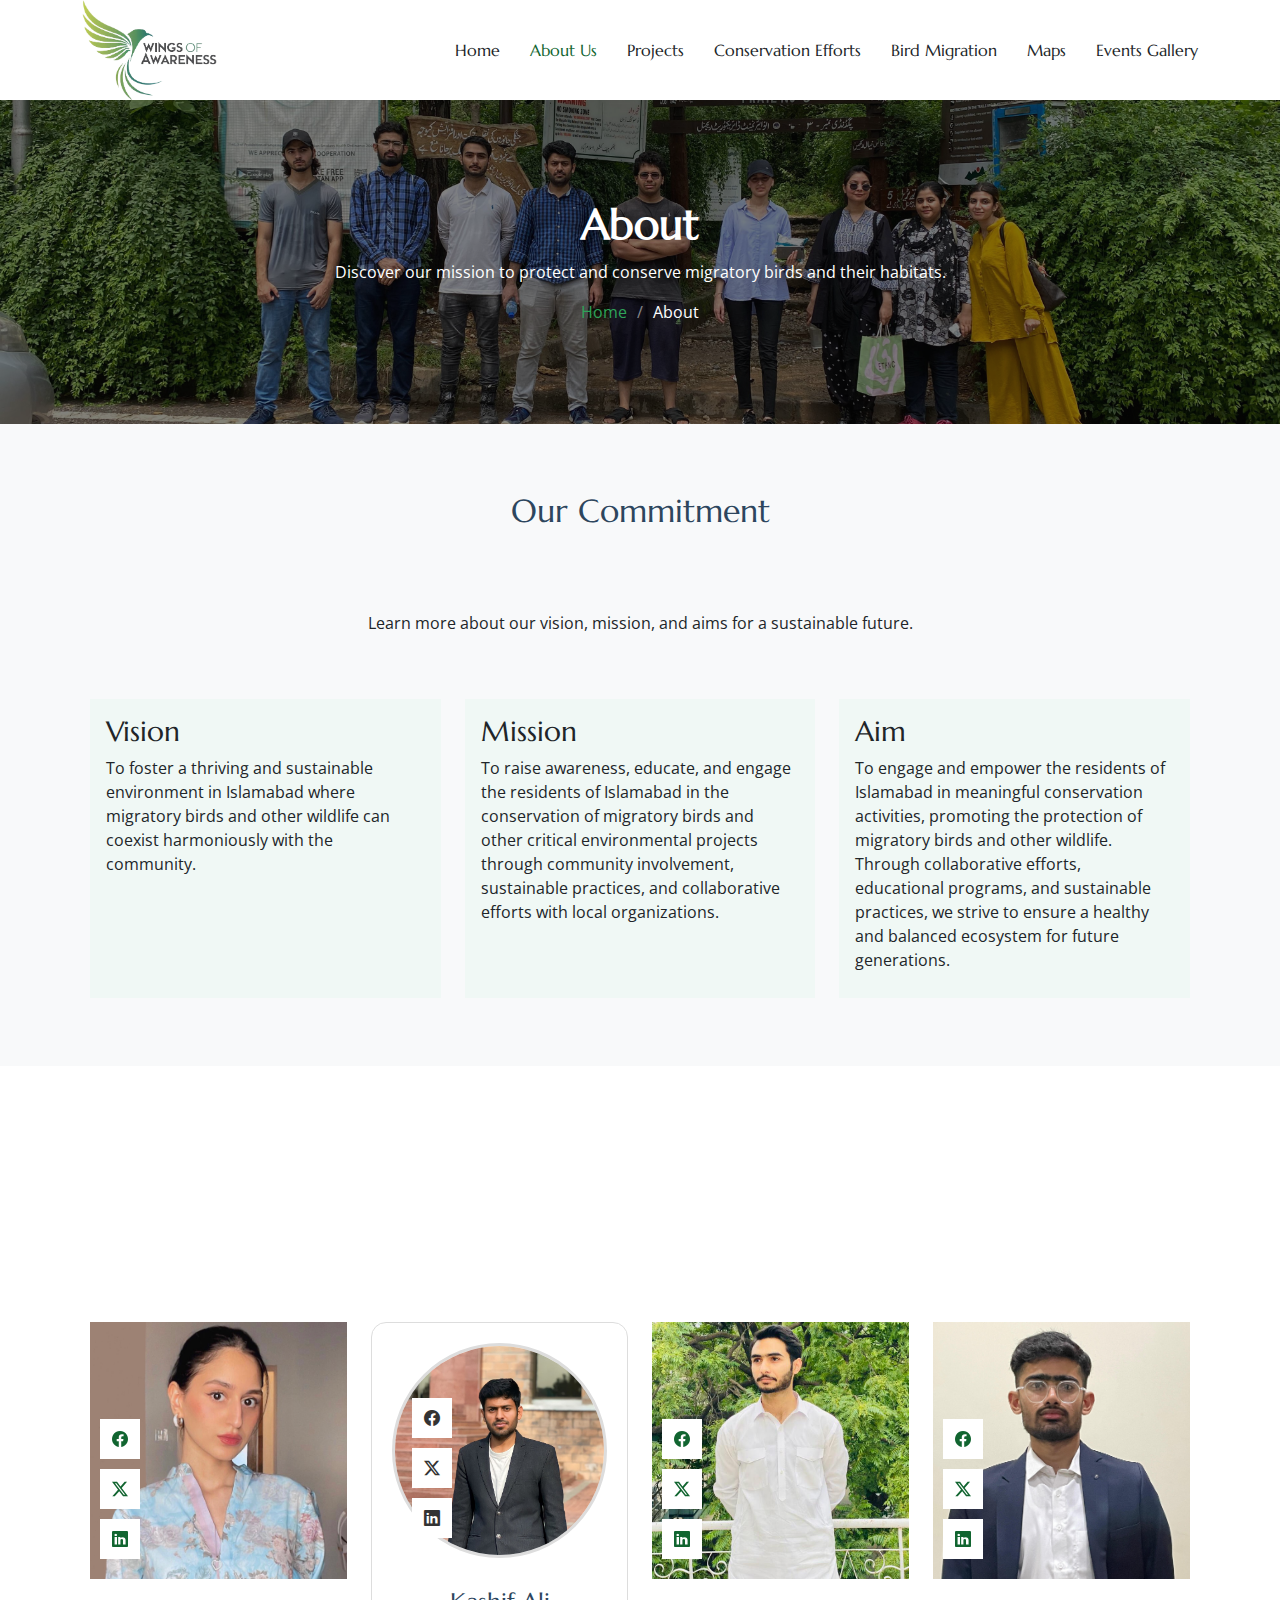
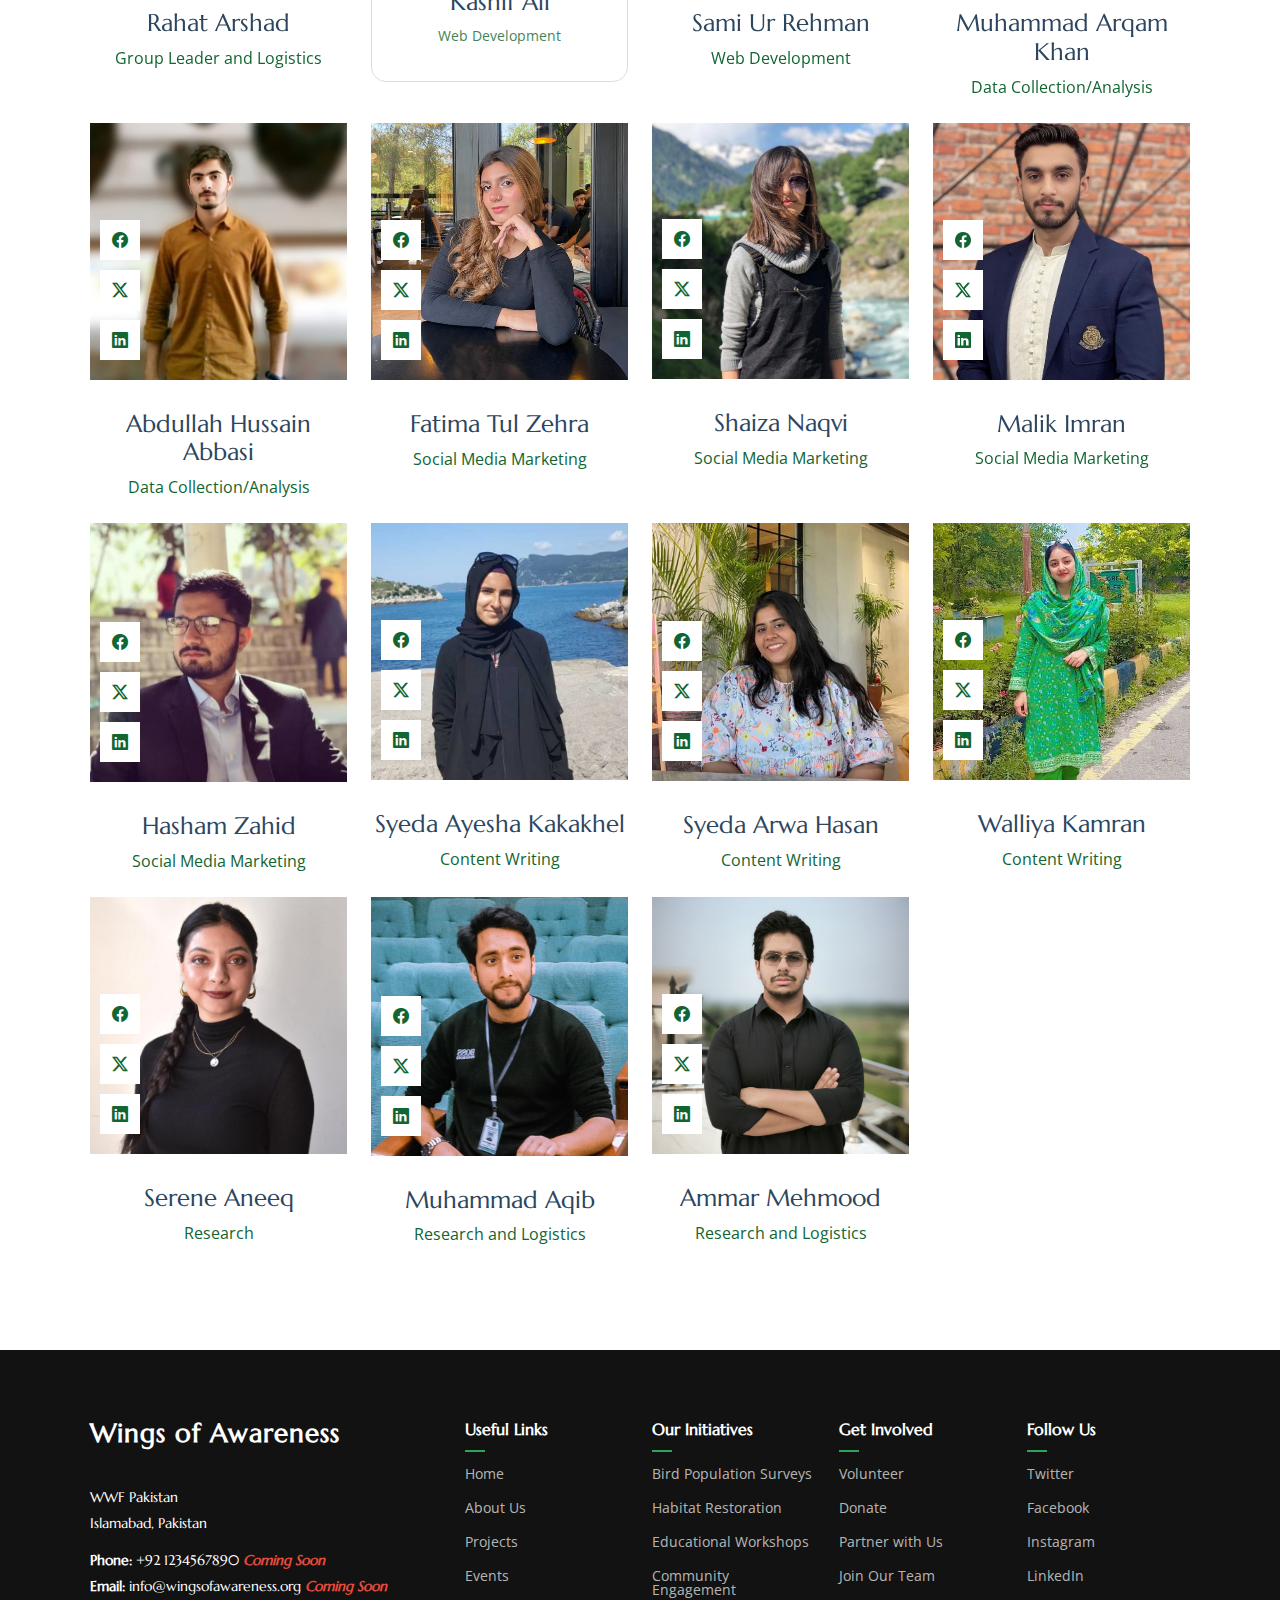
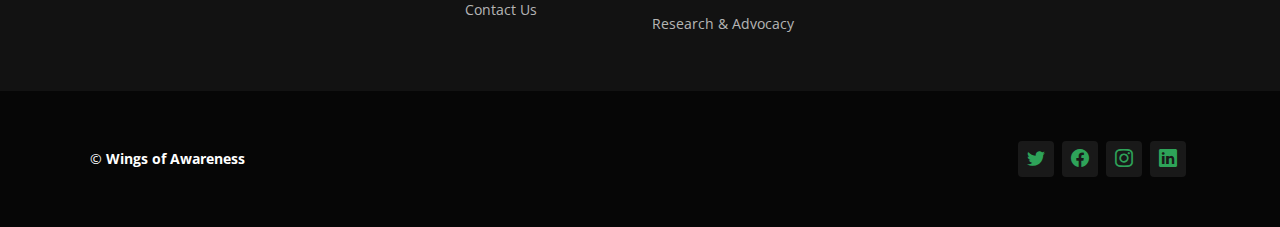
<file: about.html>
<!DOCTYPE html>
<html lang="en">

<head>
  <meta charset="utf-8">
  <meta content="width=device-width, initial-scale=1.0" name="viewport">
  <title>Wings of Awareness</title>
  <meta content="" name="description">
  <meta content="" name="keywords">

  <!-- Favicons -->
  <link href="assets/img/favicon.png" rel="icon">
  <link href="assets/img/apple-touch-icon.png" rel="apple-touch-icon">

  <!-- Fonts -->
  <link href="https://fonts.googleapis.com" rel="preconnect">
  <link href="https://fonts.gstatic.com" rel="preconnect" crossorigin>
  <link href="https://fonts.googleapis.com/css2?family=Open+Sans:ital,wght@0,300;0,400;0,500;0,600;0,700;0,800;1,300;1,400;1,500;1,600;1,700;1,800&family=Marcellus:wght@400&display=swap" rel="stylesheet">

  <!-- Vendor CSS Files -->
  <link href="assets/vendor/bootstrap/css/bootstrap.min.css" rel="stylesheet">
  <link href="assets/vendor/bootstrap-icons/bootstrap-icons.css" rel="stylesheet">
  <link href="assets/vendor/aos/aos.css" rel="stylesheet">
  <link href="assets/vendor/swiper/swiper-bundle.min.css" rel="stylesheet">
  <link href="assets/vendor/glightbox/css/glightbox.min.css" rel="stylesheet">

  <!-- Main CSS File -->
  <link href="assets/css/main.css" rel="stylesheet">

  <link rel="stylesheet" href="https://cdnjs.cloudflare.com/ajax/libs/font-awesome/6.6.0/css/all.min.css" integrity="sha512-Kc323vGBEqzTmouAECnVceyQqyqdsSiqLQISBL29aUW4U/M7pSPA/gEUZQqv1cwx4OnYxTxve5UMg5GT6L4JJg==" crossorigin="anonymous" referrerpolicy="no-referrer" />


</head>

<body class="about-page">

  <header id="header" class="header d-flex align-items-center position-relative">
    <div class="container-fluid container-xl position-relative d-flex align-items-center justify-content-between">

      <a href="index.html" class="logo d-flex align-items-center">
        <!-- Uncomment the line below if you also wish to use an image logo -->
        <img src="assets/img/logo.png" alt="AgriCulture">
        <!-- <h1 class="sitename">wings of awareness</h1>  -->
      </a>

      <nav id="navmenu" class="navmenu">
        <ul>
          <li><a href="index.html">Home</a></li>
          <li><a href="about.html" class="active">About Us</a></li>
          <li><a href="projects.html">Projects</a></li>
          <li><a href="conservation-efforts.html">Conservation Efforts</a></li>
          <li><a href="bird-migration.html">Bird Migration</a></li>
          <li><a href="maps.html">Maps</a></li>
          <li><a href="events-gallery.html">Events Gallery</a></li>
        </ul>
        <i class="mobile-nav-toggle d-xl-none bi bi-list"></i>
      </nav>

    </div>
  </header>

  <main class="main">

   <!-- Page Title -->
<div class="page-title dark-background" data-aos="fade" style="background-image: url(assets/img/background.jpg);">
  <div class="container position-relative">
    <h1>About</h1>
    <p>Discover our mission to protect and conserve migratory birds and their habitats.</p>
    <nav class="breadcrumbs">
      <ol>
        <li><a href="index.html">Home</a></li>
        <li class="current">About</li>
      </ol>
    </nav>
  </div>
</div><!-- End Page Title -->



<!-- About 3 Section -->
<!-- <section id="about-3" class="about-3 section">
  <div class="container">
    <div class="row gy-4 justify-content-between align-items-center">
      <div class="col-lg-6 order-lg-2 position-relative" data-aos="zoom-out">
        <img src="assets/img/img_sq_1.jpg" alt="Bird Conservation" class="img-fluid">
        <a href="https://www.youtube.com/watch?v=k9UbKlBc3W4" class="glightbox pulsating-play-btn">
          <span class="play"><i class="bi bi-play-fill"></i></span>
        </a>
      </div>
      <div class="col-lg-5 order-lg-1" data-aos="fade-up" data-aos-delay="100">
        <h2 class="content-title mb-4">Protecting Our Feathered Friends</h2>
        <p class="mb-4">
          Our mission is to raise awareness about the importance of migratory bird conservation. We aim to educate the public on the critical role these birds play in our ecosystems and the threats they face.
        </p>
        <ul class="list-unstyled list-check">
          <li>Promoting bird-friendly habitats</li>
          <li>Conducting educational workshops</li>
          <li>Partnering with local communities</li>
        </ul>
        <p><a href="#" class="btn-cta">Get involved</a></p>
      </div>
    </div>
  </div>
</section> -->
<!-- /About 3 Section -->


<!-- Vision, Mission, Aim Section -->
<section id="vision-mission-aim" class="vision-mission-aim section bg-light py-5">
  <div class="container">
    <div class="row text-center mb-5">
      <div class="col">
        <h2 class="section-title">Our Commitment</h2>
        <p class="section-subtitle">Learn more about our vision, mission, and aims for a sustainable future.</p>
      </div>
    </div>
    <div class="row gy-4">
      <div class="col-md-4">
        <div class="card h-100" data-aos="fade-up" data-aos-delay="100">
          <div class="card-body">
            <h3 class="card-title">Vision</h3>
            <p class="card-text">
              To foster a thriving and sustainable environment in Islamabad where migratory birds and other wildlife can coexist harmoniously with the community.
            </p>
          </div>
        </div>
      </div>
      <div class="col-md-4">
        <div class="card h-100" data-aos="fade-up" data-aos-delay="200">
          <div class="card-body">
            <h3 class="card-title">Mission</h3>
            <p class="card-text">
              To raise awareness, educate, and engage the residents of Islamabad in the conservation of migratory birds and other critical environmental projects through community involvement, sustainable practices, and collaborative efforts with local organizations.
            </p>
          </div>
        </div>
      </div>
      <div class="col-md-4">
        <div class="card h-100" data-aos="fade-up" data-aos-delay="300">
          <div class="card-body">
            <h3 class="card-title">Aim</h3>
            <p class="card-text">
              To engage and empower the residents of Islamabad in meaningful conservation activities, promoting the protection of migratory birds and other wildlife. Through collaborative efforts, educational programs, and sustainable practices, we strive to ensure a healthy and balanced ecosystem for future generations.
            </p>
          </div>
        </div>
      </div>
    </div>
  </div>
</section>
<!-- /Vision, Mission, Aim Section -->

<!-- Team Section -->
<section class="team-15 team section" id="team">
  <!-- Section Title -->
  <div class="container section-title" data-aos="fade-up">
    <h2>Team</h2>
    <p>Meet the dedicated individuals behind "Wings of Awareness"</p>
  </div><!-- End Section Title -->

  <div class="content">
    <div class="container">

      <div class="row">
        <div class="col-lg-3 col-md-6 mb-4">
          <div class="person">
            <figure>
              <img src="assets/img/team/Rahatt.jpg" alt="Image" class="img-fluid">
              <div class="social">
                <a href="#"><span class="bi bi-facebook"></span></a>
                <a target="_blank" href="https://x.com/rahatarshadkhan?s=21"><span class="bi bi-twitter-x"></span></a>
                <a target="_blank" href="https://www.linkedin.com/in/rahat-arshad-740118282?utm_source=share&utm_campaign=share_via&utm_content=profile&utm_medium=ios_app"><span class="bi bi-linkedin"></span></a>
              </div>
            </figure>
            <div class="person-contents">
              <h3>Rahat Arshad</h3>
              <span class="position">Group Leader and Logistics</span>
            </div>
          </div>
        </div>



        <div class="col-lg-3 col-md-6 mb-4">
          <div class="person standout">
            <figure>
              <img src="assets/img/team/kashif.jpg" alt="Image" class="img-fluid rounded-circle">
              <div class="social">
                <a href="#"><span class="bi bi-facebook"></span></a>
                <a href="#"><span class="bi bi-twitter-x"></span></a>
                <a target="_blank" href="https://www.linkedin.com/in/kashif-ali-34043a260/"><span class="bi bi-linkedin"></span></a>
              </div>
            </figure>
            <div class="person-contents">
              <h3>Kashif Ali</h3>
              <span class="position">Web Development</span>
              <div class="interaction-cue">
                <i class="fas fa-magic"></i>
              </div>
              <div class="surprise-message">
                <p>✨ Thanks, Team! ✨</p>
                <p>Built with passion!</p>
              </div>
            </div>
          </div>
        </div>



        
        
        
        
        
        
        
        
        




        
        <div class="col-lg-3 col-md-6 mb-4">
          <div class="person">
            <figure>
              <img src="assets/img/team/sami.jpg" alt="Image" class="img-fluid">
              <div class="social">
                <a href="#"><span class="bi bi-facebook"></span></a>
                <a href="#"><span class="bi bi-twitter-x"></span></a>
                <a href="#"><span class="bi bi-linkedin"></span></a>
              </div>
            </figure>
            <div class="person-contents">
              <h3>Sami Ur Rehman</h3>
              <span class="position">Web Development</span>
            </div>
          </div>
        </div>



        <div class="col-lg-3 col-md-6 mb-4">
          <div class="person">
            <figure>
              <img src="assets/img/team/arqam.jpg" alt="Image" class="img-fluid">
              <div class="social">
                <a href="#"><span class="bi bi-facebook"></span></a>
                <a href="#"><span class="bi bi-twitter-x"></span></a>
                <a href="#"><span class="bi bi-linkedin"></span></a>
              </div>
            </figure>
            <div class="person-contents">
              <h3>Muhammad Arqam Khan</h3>
              <span class="position">Data Collection/Analysis</span>
            </div>
          </div>
        </div>


        <div class="col-lg-3 col-md-6 mb-4">
          <div class="person">
            <figure>
              <img src="assets/img/team/abdullah (1).png" alt="Image" class="img-fluid">
              <div class="social">
                <a href="#"><span class="bi bi-facebook"></span></a>
                <a href="#"><span class="bi bi-twitter-x"></span></a>
                <a href="#"><span class="bi bi-linkedin"></span></a>
              </div>
            </figure>
            <div class="person-contents">
              <h3>Abdullah Hussain Abbasi</h3>
              <span class="position">Data Collection/Analysis</span>
            </div>
          </div>
        </div>


        <div class="col-lg-3 col-md-6 mb-4">
          <div class="person">
            <figure>
              <img src="assets/img/team/fatima.jpg" alt="Image" class="img-fluid">
              <div class="social">
                <a href="#"><span class="bi bi-facebook"></span></a>
                <a href="#"><span class="bi bi-twitter-x"></span></a>
                <a href="#"><span class="bi bi-linkedin"></span></a>
              </div>
            </figure>
            <div class="person-contents">
              <h3>Fatima Tul Zehra</h3>
              <span class="position">Social Media Marketing</span>
            </div>
          </div>
        </div>

        <div class="col-lg-3 col-md-6 mb-4">
          <div class="person">
            <figure>
              <img src="assets/img/team/shaiza.jpg" alt="Image" class="img-fluid">
              <div class="social">
                <a href="#"><span class="bi bi-facebook"></span></a>
                <a href="#"><span class="bi bi-twitter-x"></span></a>
                <a href="#"><span class="bi bi-linkedin"></span></a>
              </div>
            </figure>
            <div class="person-contents">
              <h3>Shaiza Naqvi</h3>
              <span class="position">Social Media Marketing</span>
            </div>
          </div>
        </div>

        <div class="col-lg-3 col-md-6 mb-4">
          <div class="person">
            <figure>
              <img src="assets/img/team/imran.jpg" alt="Image" class="img-fluid">
              <div class="social">
                <a href="#"><span class="bi bi-facebook"></span></a>
                <a href="#"><span class="bi bi-twitter-x"></span></a>
                <a href="#"><span class="bi bi-linkedin"></span></a>
              </div>
            </figure>
            <div class="person-contents">
              <h3>Malik Imran</h3>
              <span class="position">Social Media Marketing</span>
            </div>
          </div>
        </div>

        <div class="col-lg-3 col-md-6 mb-4">
          <div class="person">
            <figure>
              <img src="assets/img/team/hashim.jpg" alt="Image" class="img-fluid">
              <div class="social">
                <a href="#"><span class="bi bi-facebook"></span></a>
                <a href="#"><span class="bi bi-twitter-x"></span></a>
                <a target="_blank" href="https://www.linkedin.com/in/hasham-zahid-11b565199"><span class="bi bi-linkedin"></span></a>
              </div>
            </figure>
            <div class="person-contents">
              <h3>Hasham Zahid</h3>
              <span class="position">Social Media Marketing</span>
            </div>
          </div>
        </div>


        <div class="col-lg-3 col-md-6 mb-4">
          <div class="person">
            <figure>
              <img src="assets/img/team/ayesha.jpg" alt="Image" class="img-fluid">
              <div class="social">
                <a href="#"><span class="bi bi-facebook"></span></a>
                <a href="#"><span class="bi bi-twitter-x"></span></a>
                <a href="#"><span class="bi bi-linkedin"></span></a>
              </div>
            </figure>
            <div class="person-contents">
              <h3>Syeda Ayesha Kakakhel</h3>
              <span class="position">Content Writing</span>
            </div>
          </div>
        </div>


        <div class="col-lg-3 col-md-6 mb-4">
          <div class="person">
            <figure>
              <img src="assets/img/team/arwa.jpg" alt="Image" class="img-fluid">
              <div class="social">
                <a href="#"><span class="bi bi-facebook"></span></a>
                <a href="#"><span class="bi bi-twitter-x"></span></a>
                <a href="#"><span class="bi bi-linkedin"></span></a>
              </div>
            </figure>
            <div class="person-contents">
              <h3>Syeda Arwa Hasan</h3>
              <span class="position">Content Writing</span>
            </div>
          </div>
        </div>


        
        <div class="col-lg-3 col-md-6 mb-4">
          <div class="person">
            <figure>
              <img src="assets/img/team/walliya.jpg" alt="Image" class="img-fluid">
              <div class="social">
                <a href="#"><span class="bi bi-facebook"></span></a>
                <a href="#"><span class="bi bi-twitter-x"></span></a>
                <a href="#"><span class="bi bi-linkedin"></span></a>
              </div>
            </figure>
            <div class="person-contents">
              <h3>Walliya Kamran</h3>
              <span class="position">Content Writing</span>
            </div>
          </div>
        </div>


        
        <div class="col-lg-3 col-md-6 mb-4">
          <div class="person">
            <figure>
              <img src="assets/img/team/serene.jpg" alt="Image" class="img-fluid">
              <div class="social">
                <a href="#"><span class="bi bi-facebook"></span></a>
                <a href="#"><span class="bi bi-twitter-x"></span></a>
                <a href="#"><span class="bi bi-linkedin"></span></a>
              </div>
            </figure>
            <div class="person-contents">
              <h3>Serene Aneeq</h3>
              <span class="position">Research</span>
            </div>
          </div>
        </div>


        
        <div class="col-lg-3 col-md-6 mb-4">
          <div class="person">
            <figure>
              <img src="assets/img/team/aqib.jpg" alt="Image" class="img-fluid">
              <div class="social">
                <a href="#"><span class="bi bi-facebook"></span></a>
                <a href="#"><span class="bi bi-twitter-x"></span></a>
                <a target="_blank" href="https://www.linkedin.com/in/aqib-khan-79b012304?utm_source=share&utm_campaign=share_via&utm_content=profile&utm_medium=android_app">  <span class="bi bi-linkedin"></span></a>
              </div>
            </figure>
            <div class="person-contents">
              <h3>Muhammad Aqib</h3>
              <span class="position">Research and Logistics</span>
            </div>
          </div>
        </div>


        <div class="col-lg-3 col-md-6 mb-4">
          <div class="person">
            <figure>
              <img src="assets/img/team/ammar1.jpg" alt="Image" class="img-fluid">
              <div class="social">
                <a href="#"><span class="bi bi-facebook"></span></a>
                <a href="#"><span class="bi bi-twitter-x"></span></a>
                <a target="_blank" href="https://www.linkedin.com/in/aqib-khan-79b012304?utm_source=share&utm_campaign=share_via&utm_content=profile&utm_medium=android_app">  <span class="bi bi-linkedin"></span></a>
              </div>
            </figure>
            <div class="person-contents">
              <h3>Ammar Mehmood</h3>
              <span class="position">Research and Logistics</span>
            </div>
          </div>
        </div>



        
        <!-- <div class="col-lg-3 col-md-6 mb-4">
          <div class="person standout">
            <figure>
              <img src="assets/img/team/kashif.jpg" alt="Image" class="img-fluid">
              <div class="social">
                <a href="#"><span class="bi bi-facebook"></span></a>
                <a href="#"><span class="bi bi-twitter-x"></span></a>
                <a href="#"><span class="bi bi-linkedin"></span></a>
              </div>
            </figure>
            <div class="person-contents">
              <h3>Kashif Ali</h3>
              <span class="position">Web Development</span>
            </div>
          </div>
        </div> -->


       



      </div>
    </div>
  </div>

</section><!-- /Team Section -->


</main>

  <footer id="footer" class="footer dark-background">

    <div class="footer-top">
      <div class="container">
        <div class="row gy-4">
          <div class="col-lg-4 col-md-6 footer-about">
            <a href="index.html" class="logo d-flex align-items-center">
              <span class="sitename">Wings of Awareness</span>
            </a>
            <div class="footer-contact pt-3">
              <p>WWF Pakistan</p>
              <p>Islamabad, Pakistan</p>
              <p class="mt-3"><strong>Phone:</strong> <span>+92 1234567890</span> <span style="color: #e74c3c; font-style: italic; font-weight: bold;">Coming Soon</span></p>
              <p><strong>Email:</strong> <span>info@wingsofawareness.org </span><span style="color: #e74c3c; font-style: italic; font-weight: bold;">Coming Soon</span></p>
            </div>
          </div>
  
          <div class="col-lg-2 col-md-3 footer-links">
            <h4>Useful Links</h4>
            <ul>
              <li><a href="#">Home</a></li>
              <li><a href="#">About Us</a></li>
              <li><a href="#">Projects</a></li>
              <li><a href="#">Events</a></li>
              <li><a href="#">Contact Us</a></li>
            </ul>
          </div>
  
          <div class="col-lg-2 col-md-3 footer-links">
            <h4>Our Initiatives</h4>
            <ul>
              <li><a href="#">Bird Population Surveys</a></li>
              <li><a href="#">Habitat Restoration</a></li>
              <li><a href="#">Educational Workshops</a></li>
              <li><a href="#">Community Engagement</a></li>
              <li><a href="#">Research & Advocacy</a></li>
            </ul>
          </div>
  
          <div class="col-lg-2 col-md-3 footer-links">
            <h4>Get Involved</h4>
            <ul>
              <li><a href="#">Volunteer</a></li>
              <li><a href="#">Donate</a></li>
              <li><a href="#">Partner with Us</a></li>
              <li><a href="#">Join Our Team</a></li>
            </ul>
          </div>
  
          <div class="col-lg-2 col-md-3 footer-links">
            <h4>Follow Us</h4>
            <ul>
              <li><a href="#" target="_blank">Twitter</a></li>
              <li><a href="#" target="_blank">Facebook</a></li>
              <li><a href="https://www.instagram.com/wingsofawareness?igsh=NHk1cHdxMGRoMWdz&utm_source=qr
                " target="_blank">Instagram</a></li>
              <li><a href="#" target="_blank">LinkedIn</a></li>
            </ul>
          </div>
        </div>
      </div>
    </div>
  
    <div class="copyright text-center">
      <div class="container d-flex flex-column flex-lg-row justify-content-center justify-content-lg-between align-items-center">
        <div class="d-flex flex-column align-items-center align-items-lg-start">
          <div>
            ©  <strong><span>Wings of Awareness</span></strong>
          </div>
        </div>
        <div class="social-links order-first order-lg-last mb-3 mb-lg-0">
          <a href="#" target="_blank"><i class="bi bi-twitter"></i></a>
          <a href="#" target="_blank"><i class="bi bi-facebook"></i></a>
          <a href="https://www.instagram.com/wingsofawareness?igsh=NHk1cHdxMGRoMWdz&utm_source=qr
          " target="_blank"><i class="bi bi-instagram"></i></a>
          <a href="#" target="_blank"><i class="bi bi-linkedin"></i></a>
        </div>
      </div>
    </div>
  
  </footer>
  <!-- Scroll Top -->
  <a href="#" id="scroll-top" class="scroll-top d-flex align-items-center justify-content-center"><i class="bi bi-arrow-up-short"></i></a>

  <!-- Preloader -->
  <div id="preloader"></div>

  <!-- Vendor JS Files -->
  <script src="assets/vendor/bootstrap/js/bootstrap.bundle.min.js"></script>
  <script src="assets/vendor/php-email-form/validate.js"></script>
  <script src="assets/vendor/aos/aos.js"></script>
  <script src="assets/vendor/swiper/swiper-bundle.min.js"></script>
  <script src="assets/vendor/glightbox/js/glightbox.min.js"></script>

  <!-- Main JS File -->
  <script src="assets/js/main.js"></script>

</body>

</html>
</file>
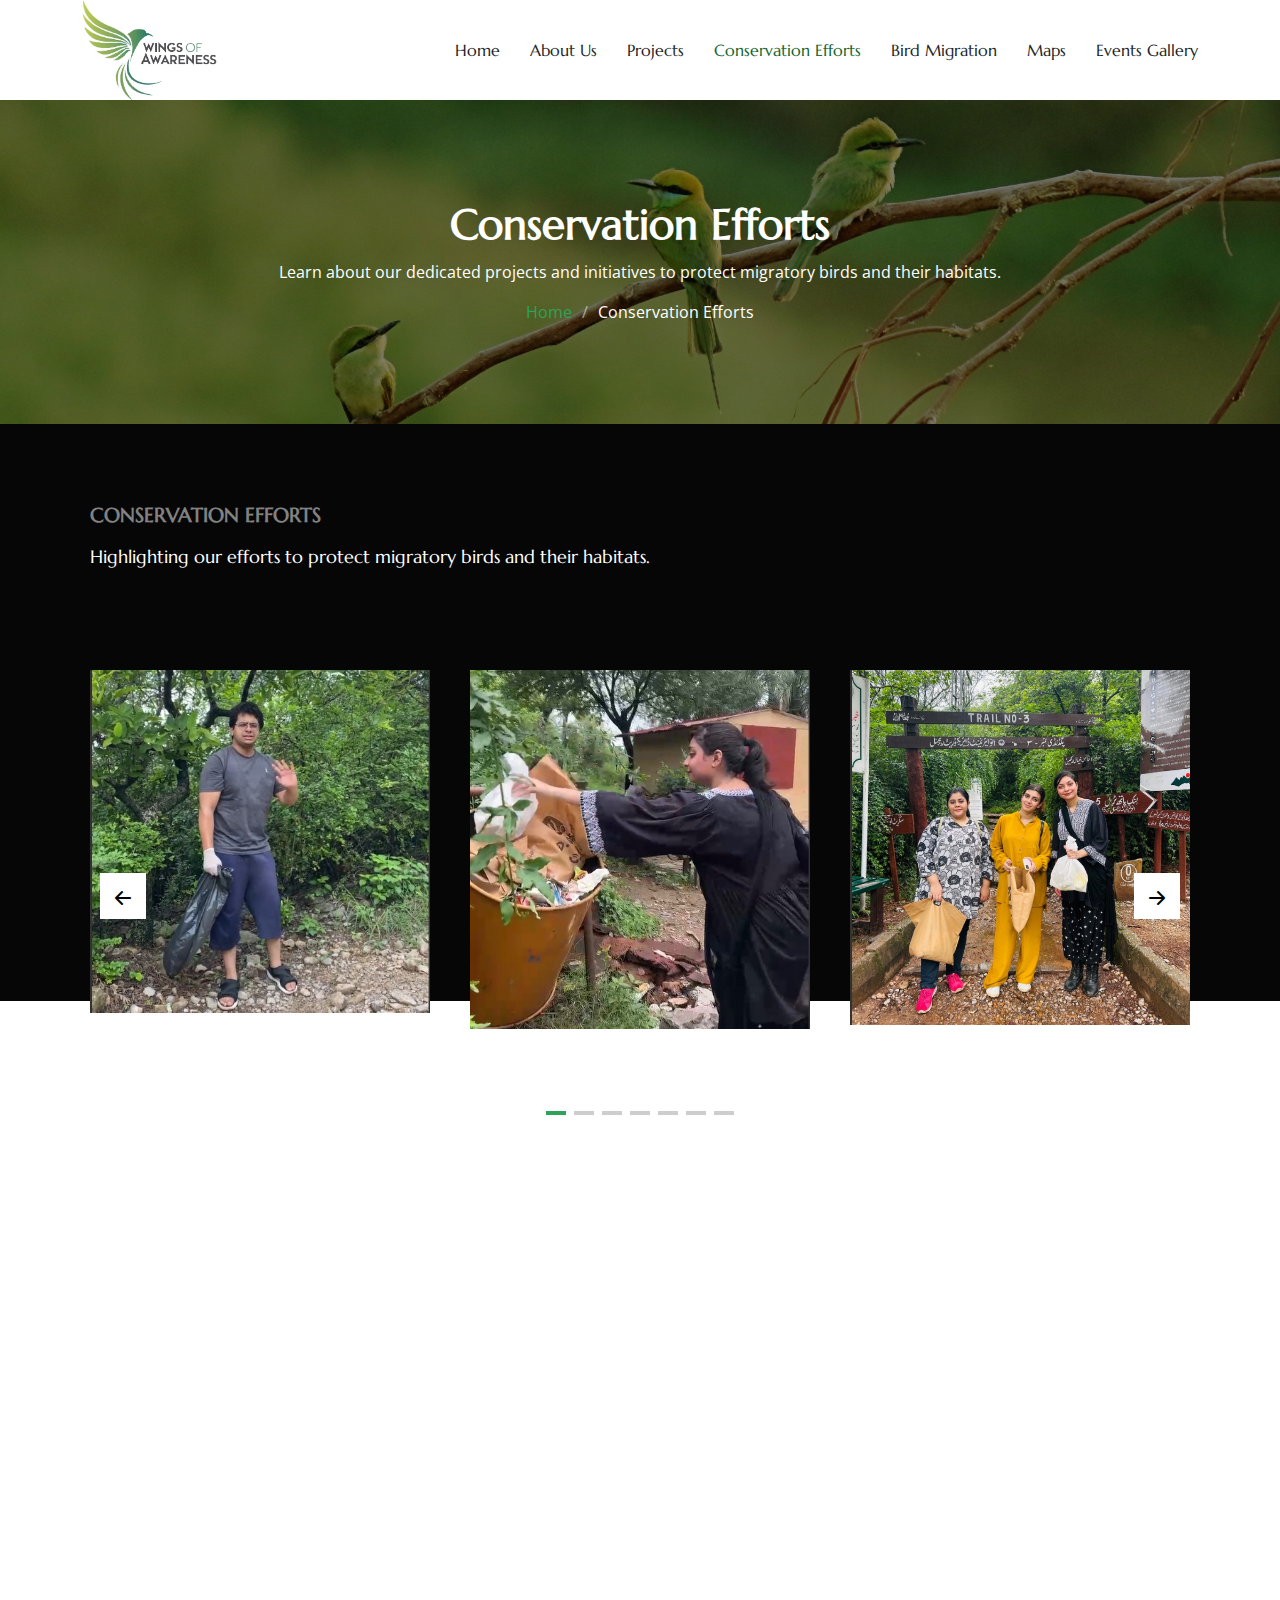
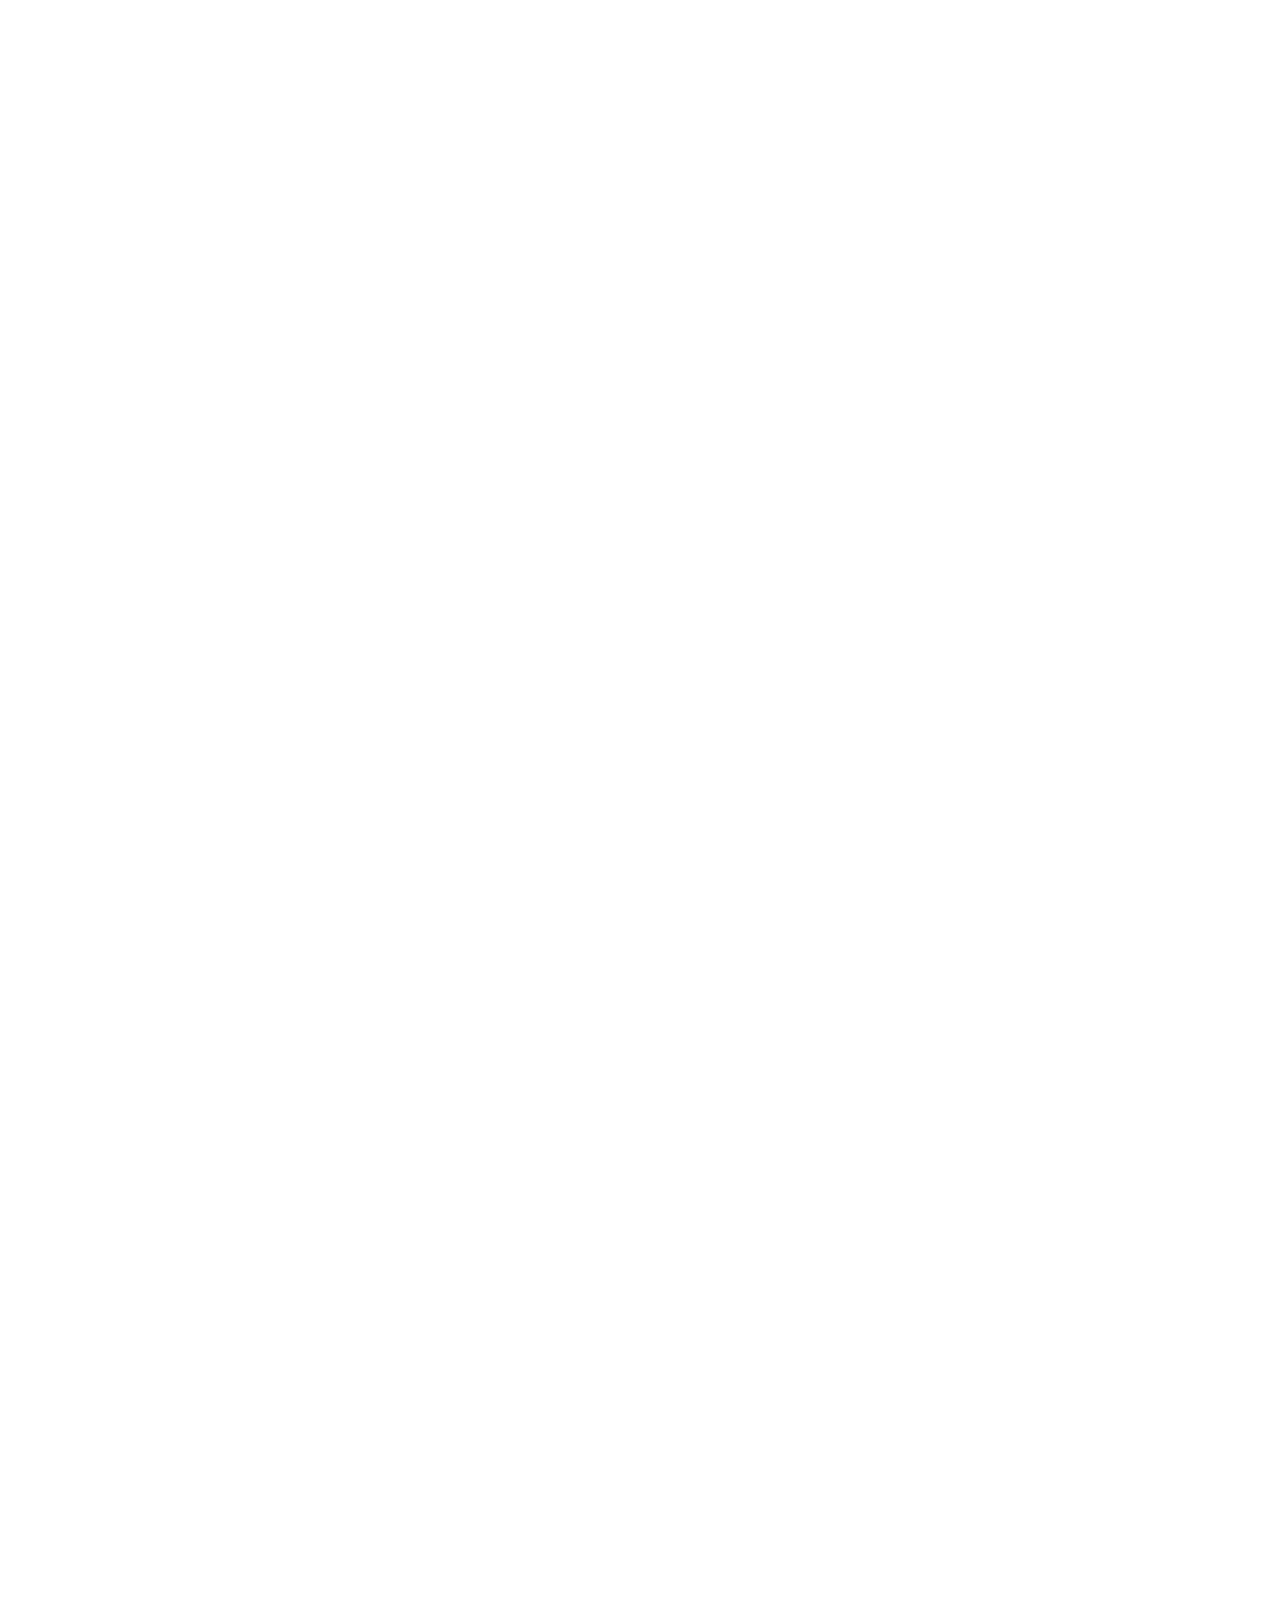
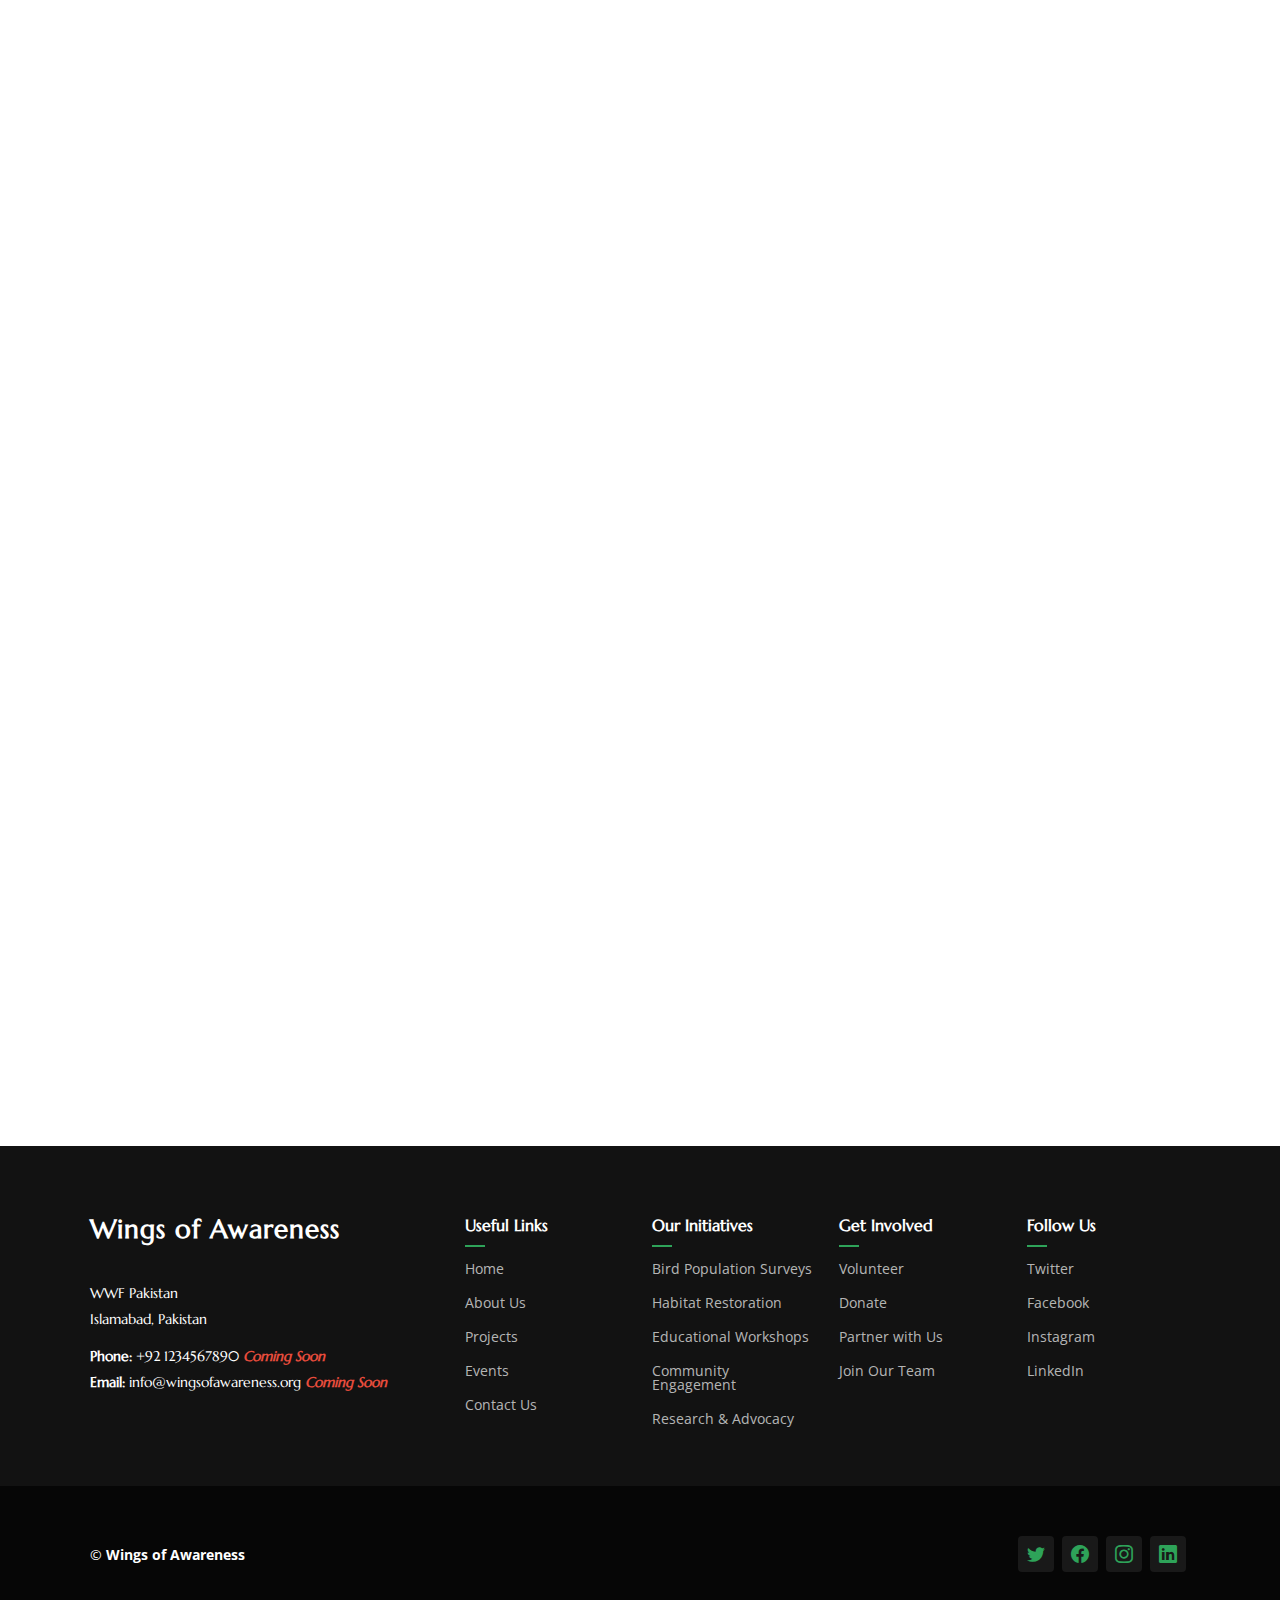
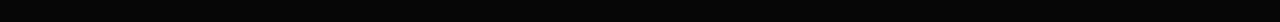
<file: conservation-efforts.html>
<!DOCTYPE html>
<html lang="en">

<head>
  <meta charset="utf-8">
  <meta content="width=device-width, initial-scale=1.0" name="viewport">
  <title>Wings of Awareness</title>
  <meta content="" name="description">
  <meta content="" name="keywords">

  <!-- Favicons -->
  <link href="assets/img/favicon.png" rel="icon">
  <link href="assets/img/apple-touch-icon.png" rel="apple-touch-icon">

  <!-- Fonts -->
  <link href="https://fonts.googleapis.com" rel="preconnect">
  <link href="https://fonts.gstatic.com" rel="preconnect" crossorigin>
  <link href="https://fonts.googleapis.com/css2?family=Open+Sans:ital,wght@0,300;0,400;0,500;0,600;0,700;0,800;1,300;1,400;1,500;1,600;1,700;1,800&family=Marcellus:wght@400&display=swap" rel="stylesheet">

  <!-- Vendor CSS Files -->
  <link href="assets/vendor/bootstrap/css/bootstrap.min.css" rel="stylesheet">
  <link href="assets/vendor/bootstrap-icons/bootstrap-icons.css" rel="stylesheet">
  <link href="assets/vendor/aos/aos.css" rel="stylesheet">
  <link href="assets/vendor/swiper/swiper-bundle.min.css" rel="stylesheet">
  <link href="assets/vendor/glightbox/css/glightbox.min.css" rel="stylesheet">

  <!-- Main CSS File -->
  <link href="assets/css/main.css" rel="stylesheet">


</head>

<body class="testimonials-page">

  <header id="header" class="header d-flex align-items-center position-relative">
    <div class="container-fluid container-xl position-relative d-flex align-items-center justify-content-between">

      <a href="index.html" class="logo d-flex align-items-center">
        <!-- Uncomment the line below if you also wish to use an image logo -->
        <img src="assets/img/logo.png" alt="AgriCulture">
        <!-- <h1 class="sitename">AgriCulture</h1>  -->
      </a>

      <nav id="navmenu" class="navmenu">
        <ul>
          <li><a href="index.html">Home</a></li>
          <li><a href="about.html">About Us</a></li>
          <li><a href="projects.html">Projects</a></li>
          <li><a href="conservation-efforts.html" class="active">Conservation Efforts</a></li>
          <li><a href="bird-migration.html">Bird Migration</a></li>

          <li><a href="maps.html">Maps</a></li>
          <li><a href="events-gallery.html">Events Gallery</a></li>

        </ul>
        <i class="mobile-nav-toggle d-xl-none bi bi-list"></i>
      </nav>

    </div>
  </header>

  <main class="main">

   <!-- Page Title -->
<div class="page-title dark-background" data-aos="fade" style="background-image: url(assets/img/6.jpg);">
  <div class="container position-relative">
    <h1>Conservation Efforts</h1>
    <p>
      Learn about our dedicated projects and initiatives to protect migratory birds and their habitats.
    </p>
    <nav class="breadcrumbs">
      <ol>
        <li><a href="index.html">Home</a></li>
        <li class="current">Conservation Efforts</li>
      </ol>
    </nav>
  </div>
</div><!-- End Page Title -->

   





  <!-- Services 2 Section -->
  <section id="services-2" class="services-2 section dark-background">
    <!-- Section Title -->
    <div class="container section-title" data-aos="fade-up">
      <h2>Conservation Efforts</h2>
      <p>Highlighting our efforts to protect migratory birds and their habitats.</p>
    </div><!-- End Section Title -->

    <div class="services-carousel-wrap">
      <div class="container">
        <div class="swiper init-swiper">
          <script type="application/json" class="swiper-config">
            {
              "loop": true,
              "speed": 600,
              "autoplay": {
                "delay": 5000
              },
              "slidesPerView": "auto",
              "pagination": {
                "el": ".swiper-pagination",
                "type": "bullets",
                "clickable": true
              },
              "navigation": {
                "nextEl": ".js-custom-next",
                "prevEl": ".js-custom-prev"
              },
              "breakpoints": {
                "320": {
                  "slidesPerView": 1,
                  "spaceBetween": 40
                },
                "1200": {
                  "slidesPerView": 3,
                  "spaceBetween": 40
                }
              }
            }
          </script>
          <button class="navigation-prev js-custom-prev">
            <i class="bi bi-arrow-left-short"></i>
          </button>
          <button class="navigation-next js-custom-next">
            <i class="bi bi-arrow-right-short"></i>
          </button>
          <div class="swiper-wrapper">
            <div class="swiper-slide">
              <div class="service-item">
                <div class="service-item-contents">
                  <a href="#">
                    <span class="service-item-category">We do</span>
                    <h2 class="service-item-title">Bird Conservation</h2>
                  </a>
                </div>
                <img src="assets/img/slider/1.jpg" alt="Image" class="img-fluid">
              </div>
            </div>
            <div class="swiper-slide">
              <div class="service-item">
                <div class="service-item-contents">
                  <a href="#">
                    <span class="service-item-category">We do</span>
                    <h2 class="service-item-title">Bird Conservation</h2>
                  </a>
                </div>
                <img src="assets/img/slider/2.jpg" alt="Image" class="img-fluid">
              </div>
            </div>
            <div class="swiper-slide">
              <div class="service-item">
                <div class="service-item-contents">
                  <a href="#">
                    <span class="service-item-category">We do</span>
                    <h2 class="service-item-title">Bird Conservation</h2>
                  </a>
                </div>
                <img src="assets/img/slider/3.jpg" alt="Image" class="img-fluid">
              </div>
            </div>

            <div class="swiper-slide">
              <div class="service-item">
                <div class="service-item-contents">
                  <a href="#">
                    <span class="service-item-category">We do</span>
                    <h2 class="service-item-title">Bird Conservation</h2>
                  </a>
                </div>
                <img src="assets/img/slider/4.jpg" alt="Image" class="img-fluid">
              </div>
            </div>
            <div class="swiper-slide">
              <div class="service-item">
                <div class="service-item-contents">
                  <a href="#">
                    <span class="service-item-category">We do</span>
                    <h2 class="service-item-title">Bird Conservation</h2>
                  </a>
                </div>
                <img src="assets/img/slider/5.jpg" alt="Image" class="img-fluid">
              </div>
            </div>
            <div class="swiper-slide">
              <div class="service-item">
                <div class="service-item-contents">
                  <a href="#">
                    <span class="service-item-category">We do</span>
                    <h2 class="service-item-title">Bird Conservation</h2>
                  </a>
                </div>
                <img src="assets/img/slider/6.jpg" alt="Image" class="img-fluid">
              </div>
            </div>
            <div class="swiper-slide">
              <div class="service-item">
                <div class="service-item-contents">
                  <a href="#">
                    <span class="service-item-category">We do</span>
                    <h2 class="service-item-title">Bird Conservation</h2>
                  </a>
                </div>
                <img src="assets/img/slider/7.jpg" alt="Image" class="img-fluid">
              </div>
            </div>
          </div>
          <div class="swiper-pagination"></div>
        </div>
      </div>
    </div>
  </section><!-- /Services 2 Section -->





<!-- Projects Section -->
<section id="projects" class="projects-section section">
  <!-- Section Title -->
  <div class="container section-title" data-aos="fade-up">
      <h2>Conservation Efforts</h2>
      <p>Learn more about our projects aimed at protecting migratory birds and their habitats.</p>
  </div><!-- End Section Title -->

  <div class="container">
      <!-- Project 1: Instagram Social Media Campaign -->
      <div class="row project-card" data-aos="fade-up" data-aos-delay="100">
          <div class="col-lg-6">
              <img src="./assets/img/projects/insta.jpg" alt="Instagram Social Media Campaign">
          </div>
          <div class="col-lg-6">
              <h3>Instagram Social Media Campaign</h3>
              <p>Raising awareness about the importance of migratory birds and the loss of habitat in Islamabad through engaging posts and stories.</p>
          </div>
      </div>

      <!-- Project 2: E-Survey on Public Attitudes -->
      <div class="row project-card" data-aos="fade-up" data-aos-delay="200">
          <div class="col-lg-6 order-lg-2">
              <img src="./assets/img/projects/survey.jpg" alt="E-Survey on Public Attitudes">
          </div>
          <div class="col-lg-6 order-lg-1">
              <h3>E-Survey on Public Attitudes</h3>
              <p>Researching public attitudes and understanding of migratory birds and their habitats in Islamabad.</p>
              <div class="btn-container">
                <a href="./assets/img/pdf/Survey_Report_WWF.pdf" class="btn btn-download" download>Download Survey Report</a>
            </div>
          </div>
      </div>

      <!-- Project 3: Children's Book on Migratory Birds -->
      <div class="row project-card" data-aos="fade-up" data-aos-delay="300">
          <div class="col-lg-6">
              <img src="./assets/img/projects/book.jpeg" alt="Children's Book on Migratory Birds">
          </div>
          <div class="col-lg-6">
              <h3>Children's Book on Migratory Birds</h3>
              <p>A short book aimed at educating children about migratory birds and their significance in the ecosystem.</p>
              <div class="btn-container">
                  <a href="https://issuu.com/rahatarshad/docs/guardians_of_our_ecosystem_migratory_birds_of_isl" class="btn btn-preview" target="_blank">Live Preview</a>
                  <a href="./assets/img/pdf/Guardians of Our Ecosystem; Migratory Birds of Islamabad_compressed.pdf" class="btn btn-download" download>Download Book</a>
              </div>
          </div>
      </div>

      <!-- Project 4: Cleanup Drive at Trail 3 -->
      <div class="row project-card" data-aos="fade-up" data-aos-delay="400">
          <div class="col-lg-6 order-lg-2">
              <img src="./assets/img/projects/c.jpg" alt="Cleanup Drive at Trail 3">
          </div>
          <div class="col-lg-6 order-lg-1">
              <h3>Cleanup Drive at Trail 3</h3>
              <p>Conducting a cleanup drive at Trail 3 to improve the habitat for migratory birds and raise public awareness about environmental stewardship.</p>
          </div>
      </div>

      <!-- Project 5: Bird Box Installation at H-8 Graveyard -->
      <div class="row project-card" data-aos="fade-up" data-aos-delay="500">
          <div class="col-lg-6">
              <img src="./assets/img/projects/box.jpg" alt="Bird Box Installation at H-8 Graveyard">
          </div>
          <div class="col-lg-6">
              <h3>Bird Box Installation at H-8 Graveyard</h3>
              <p>Installing bird boxes at H-8 graveyard to provide safe nesting sites for migratory birds.</p>
          </div>
      </div>

      <!-- Project 6: Website Launch -->
      <div class="row project-card" data-aos="fade-up" data-aos-delay="600">
          <div class="col-lg-6 order-lg-2">
              <img src="./assets/img/projects/web.jpg" alt="Website Launch">
          </div>
          <div class="col-lg-6 order-lg-1">
              <h3>Website Launch</h3>
              <p>Launching a dedicated website to provide comprehensive information about migratory birds, their habitats, and conservation efforts.</p>
          </div>
      </div>

      <!-- Project 7: School Workshop -->
      <div class="row project-card" data-aos="fade-up" data-aos-delay="700">
          <div class="col-lg-6">
              <img src="./assets/img/projects/school_k.jpeg" alt="School Workshop">
          </div>
          <div class="col-lg-6">
              <h3>School Workshop</h3>
              <p>Conducting workshops in schools to educate children about migratory birds and engage them in conservation activities.</p>
          </div>
      </div>
  </div>
</section><!-- End Projects Section -->









   

  </main>

  <footer id="footer" class="footer dark-background">

    <div class="footer-top">
      <div class="container">
        <div class="row gy-4">
          <div class="col-lg-4 col-md-6 footer-about">
            <a href="index.html" class="logo d-flex align-items-center">
              <span class="sitename">Wings of Awareness</span>
            </a>
            <div class="footer-contact pt-3">
              <p>WWF Pakistan</p>
              <p>Islamabad, Pakistan</p>
              <p class="mt-3"><strong>Phone:</strong> <span>+92 1234567890</span> <span style="color: #e74c3c; font-style: italic; font-weight: bold;">Coming Soon</span></p>
              <p><strong>Email:</strong> <span>info@wingsofawareness.org </span><span style="color: #e74c3c; font-style: italic; font-weight: bold;">Coming Soon</span></p>
            </div>
          </div>
  
          <div class="col-lg-2 col-md-3 footer-links">
            <h4>Useful Links</h4>
            <ul>
              <li><a href="#">Home</a></li>
              <li><a href="#">About Us</a></li>
              <li><a href="#">Projects</a></li>
              <li><a href="#">Events</a></li>
              <li><a href="#">Contact Us</a></li>
            </ul>
          </div>
  
          <div class="col-lg-2 col-md-3 footer-links">
            <h4>Our Initiatives</h4>
            <ul>
              <li><a href="#">Bird Population Surveys</a></li>
              <li><a href="#">Habitat Restoration</a></li>
              <li><a href="#">Educational Workshops</a></li>
              <li><a href="#">Community Engagement</a></li>
              <li><a href="#">Research & Advocacy</a></li>
            </ul>
          </div>
  
          <div class="col-lg-2 col-md-3 footer-links">
            <h4>Get Involved</h4>
            <ul>
              <li><a href="#">Volunteer</a></li>
              <li><a href="#">Donate</a></li>
              <li><a href="#">Partner with Us</a></li>
              <li><a href="#">Join Our Team</a></li>
            </ul>
          </div>
  
          <div class="col-lg-2 col-md-3 footer-links">
            <h4>Follow Us</h4>
            <ul>
              <li><a href="#" target="_blank">Twitter</a></li>
              <li><a href="#" target="_blank">Facebook</a></li>
              <li><a href="https://www.instagram.com/wingsofawareness?igsh=NHk1cHdxMGRoMWdz&utm_source=qr
                " target="_blank">Instagram</a></li>
              <li><a href="#" target="_blank">LinkedIn</a></li>
            </ul>
          </div>
        </div>
      </div>
    </div>
  
    <div class="copyright text-center">
      <div class="container d-flex flex-column flex-lg-row justify-content-center justify-content-lg-between align-items-center">
        <div class="d-flex flex-column align-items-center align-items-lg-start">
          <div>
            ©  <strong><span>Wings of Awareness</span></strong>
          </div>
        </div>
        <div class="social-links order-first order-lg-last mb-3 mb-lg-0">
          <a href="#" target="_blank"><i class="bi bi-twitter"></i></a>
          <a href="#" target="_blank"><i class="bi bi-facebook"></i></a>
          <a href="https://www.instagram.com/wingsofawareness?igsh=NHk1cHdxMGRoMWdz&utm_source=qr
          " target="_blank"><i class="bi bi-instagram"></i></a>
          <a href="#" target="_blank"><i class="bi bi-linkedin"></i></a>
        </div>
      </div>
    </div>
  
  </footer>

  <!-- Scroll Top -->
  <a href="#" id="scroll-top" class="scroll-top d-flex align-items-center justify-content-center"><i class="bi bi-arrow-up-short"></i></a>

  <!-- Preloader -->
  <div id="preloader"></div>

  <!-- Vendor JS Files -->
  <script src="assets/vendor/bootstrap/js/bootstrap.bundle.min.js"></script>
  <script src="assets/vendor/php-email-form/validate.js"></script>
  <script src="assets/vendor/aos/aos.js"></script>
  <script src="assets/vendor/swiper/swiper-bundle.min.js"></script>
  <script src="assets/vendor/glightbox/js/glightbox.min.js"></script>
  <script src="https://cdn.jsdelivr.net/npm/bootstrap@5.3.0/dist/js/bootstrap.bundle.min.js"></script>

  <!-- Main JS File -->
  <script src="assets/js/main.js"></script>

</body>

</html>
</file>
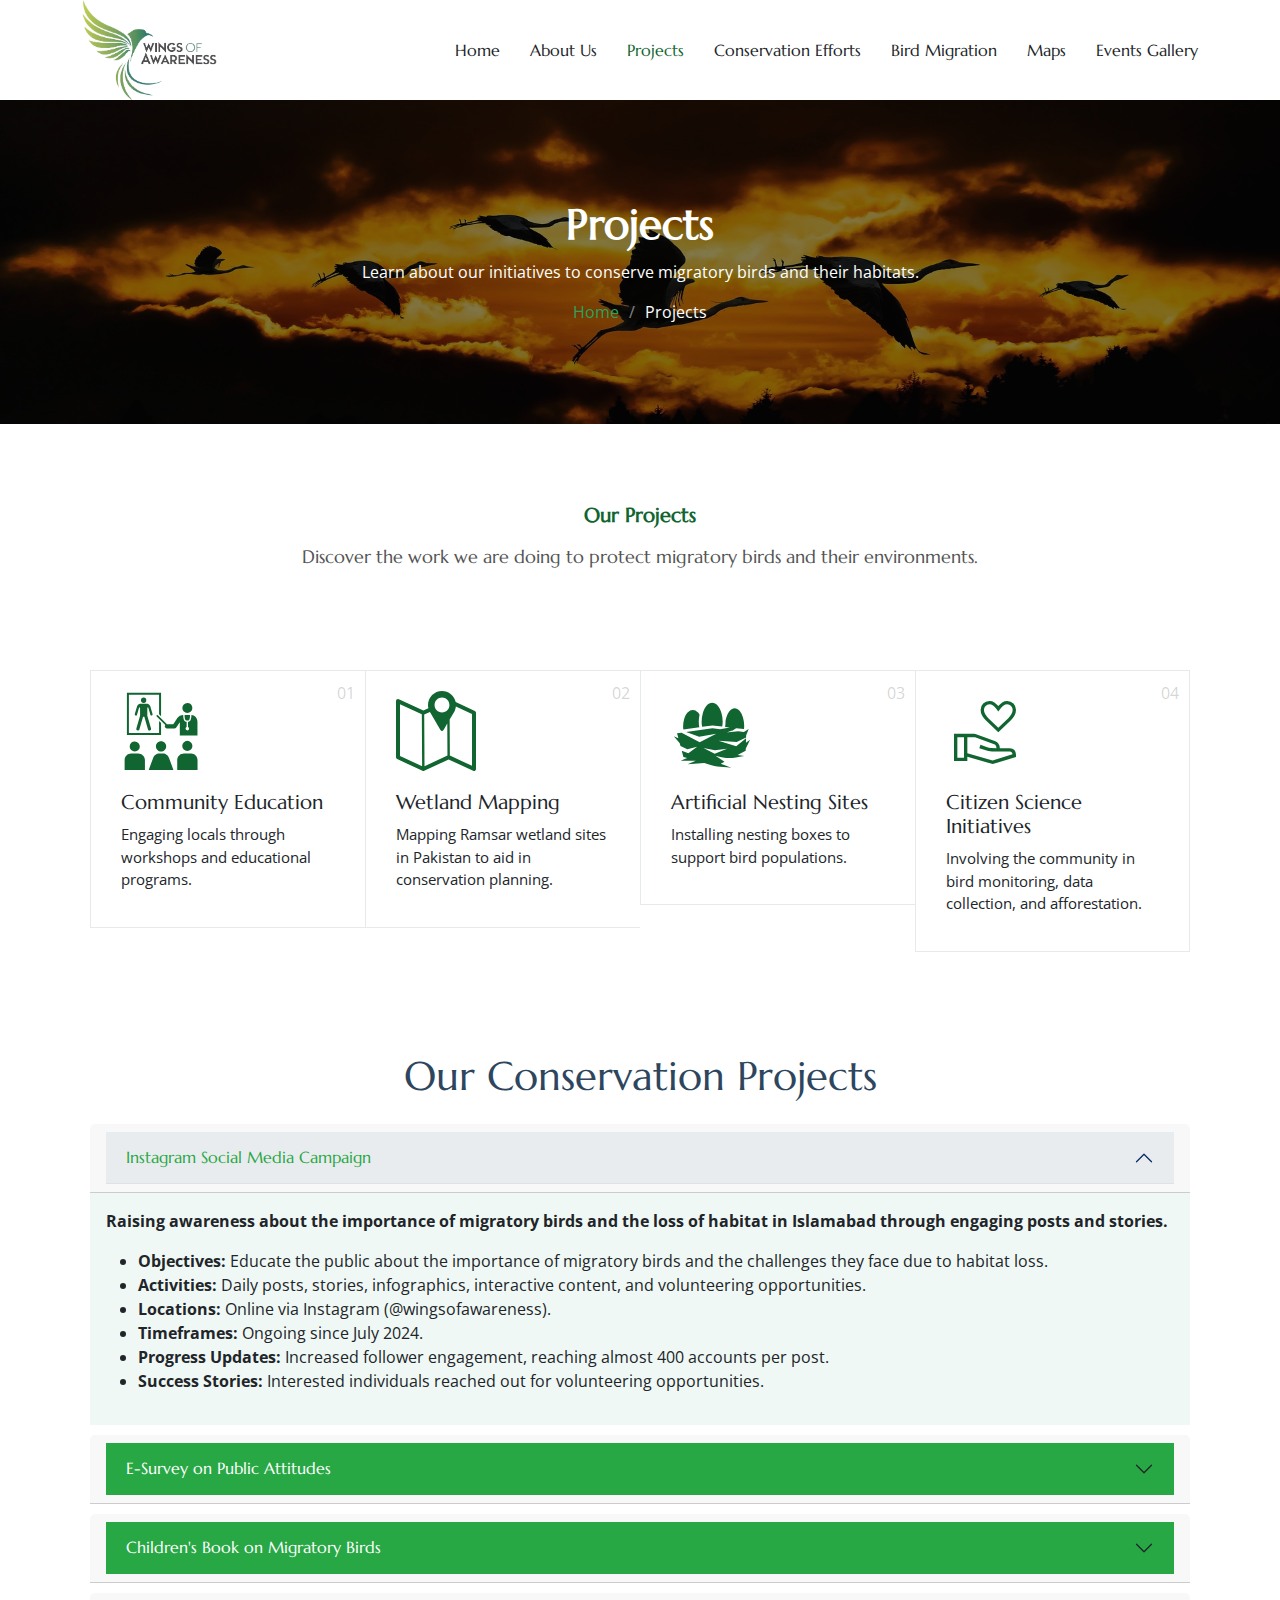
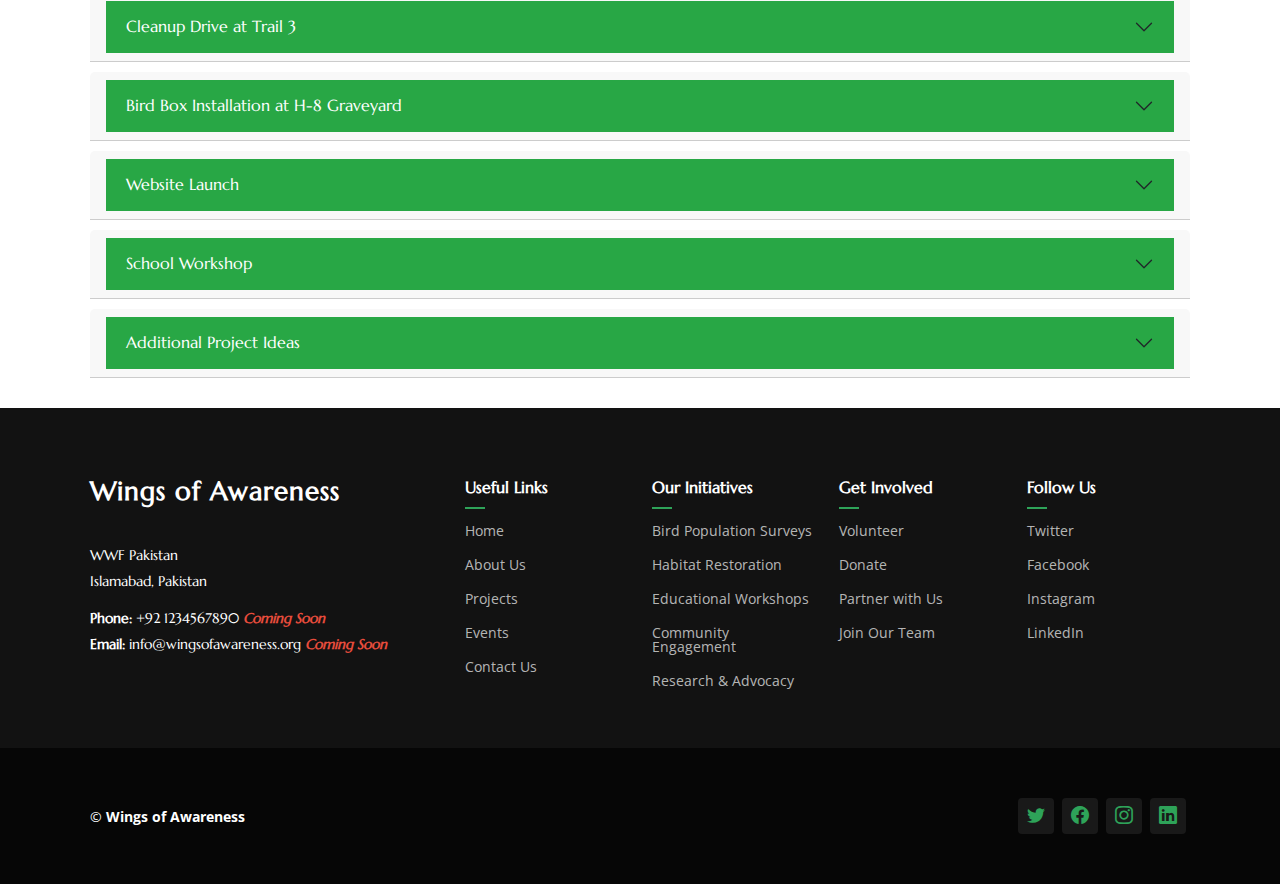
<file: projects.html>
<!DOCTYPE html>
<html lang="en">

<head>
  <meta charset="utf-8">
  <meta content="width=device-width, initial-scale=1.0" name="viewport">
  <title>Wings of Awareness</title>
  <meta content="" name="description">
  <meta content="" name="keywords">

  <!-- Favicons -->
  <link href="assets/img/favicon.png" rel="icon">
  <link href="assets/img/apple-touch-icon.png" rel="apple-touch-icon">

  <!-- Fonts -->
  <link href="https://fonts.googleapis.com" rel="preconnect">
  <link href="https://fonts.gstatic.com" rel="preconnect" crossorigin>
  <link href="https://fonts.googleapis.com/css2?family=Open+Sans:ital,wght@0,300;0,400;0,500;0,600;0,700;0,800;1,300;1,400;1,500;1,600;1,700;1,800&family=Marcellus:wght@400&display=swap" rel="stylesheet">

  <!-- Vendor CSS Files -->
  <link href="assets/vendor/bootstrap/css/bootstrap.min.css" rel="stylesheet">
  <link href="assets/vendor/bootstrap-icons/bootstrap-icons.css" rel="stylesheet">
  <link href="assets/vendor/aos/aos.css" rel="stylesheet">
  <link href="assets/vendor/swiper/swiper-bundle.min.css" rel="stylesheet">
  <link href="assets/vendor/glightbox/css/glightbox.min.css" rel="stylesheet">

  <!-- Main CSS File -->
  <link href="assets/css/main.css" rel="stylesheet">


</head>

<body class="services-page">

  <header id="header" class="header d-flex align-items-center position-relative">
    <div class="container-fluid container-xl position-relative d-flex align-items-center justify-content-between">

      <a href="index.html" class="logo d-flex align-items-center">
        <!-- Uncomment the line below if you also wish to use an image logo -->
        <img src="assets/img/logo.png" alt="wings of awareness">
        <!-- <h1 class="sitename">Wings of Awareness</h1>  -->
      </a>

      <nav id="navmenu" class="navmenu">
        <ul>
          <li><a href="index.html">Home</a></li>
          <li><a href="about.html">About Us</a></li>
          <li><a href="projects.html" class="active">Projects</a></li>
          <li><a href="conservation-efforts.html">Conservation Efforts</a></li>
          <li><a href="bird-migration.html">Bird Migration</a></li>

          <li><a href="maps.html">Maps</a></li>
          <li><a href="events-gallery.html">Events Gallery</a></li>

        </ul>
        <i class="mobile-nav-toggle d-xl-none bi bi-list"></i>
      </nav>

    </div>
  </header>

  <main class="main">

    <!-- Page Title -->
    <div class="page-title dark-background" data-aos="fade" style="background-image: url(assets/img/nature-3802185_1920.jpg);">
      <div class="container position-relative">
        <h1>Projects</h1>
        <p>
          Learn about our initiatives to conserve migratory birds and their habitats.
        </p>
        <nav class="breadcrumbs">
          <ol>
            <li><a href="index.html">Home</a></li>
            <li class="current">Projects</li>
          </ol>
        </nav>
      </div>
    </div><!-- End Page Title -->






    
    <!-- Services Section -->
    <section id="services" class="services section">

      <!-- Section Title -->
      <div class="container section-title" data-aos="fade-up">
        <h2>Our Projects</h2>
        <p>Discover the work we are doing to protect migratory birds and their environments.</p>
      </div><!-- End Section Title -->
      <div class="content">
        <div class="container">
          <div class="row g-0">
            <div class="col-lg-3 col-md-6">
              <div class="service-item">
                <span class="number">01</span>
                <div class="service-item-icon">
                  <svg xmlns="http://www.w3.org/2000/svg" width="80" height="80" viewBox="0 0 65 64"><path fill="currentColor" d="M11.231 48.686a4.116 4.116 0 1 1 .001-8.231a4.116 4.116 0 0 1-.001 8.231M2.943 63.612v-8.064c0-2.908 2.389-5.271 5.3-5.271h5.683c2.911 0 5.511 2.363 5.511 5.271v8.064zm50.955-15.275a4.119 4.119 0 0 0 4.115-4.117a4.116 4.116 0 1 0-8.23 0a4.118 4.118 0 0 0 4.115 4.117m8.284 15.275v-8.064c0-2.908-2.389-5.271-5.302-5.271h-5.677c-2.916 0-5.512 2.363-5.512 5.271v8.064h16.49zM32.557 48.664c-2.3 0-4.163-1.849-4.163-4.128s1.863-4.129 4.163-4.129c2.298 0 4.161 1.849 4.161 4.129c0 2.28-1.862 4.128-4.161 4.128M22.532 63.612l3.276-8.925c1.312-4.559 5.133-4.418 5.133-4.418h3.243s3.819-.14 5.133 4.418l3.276 8.925zm10.025-28.416v-9.765l-1.621-1.621v9.76H6.413V2.522h24.523v15.95l1.621 1.62V.899H4.798v34.296z"/><path fill="currentColor" d="M18.436 9.195a2.19 2.19 0 0 0 0-4.376a2.188 2.188 0 0 0 0 4.376m7.225 9.093s-1.795-6.097-1.798-6.102c-.715-2.373-2.717-2.302-2.717-2.302H15.73s-2.005-.071-2.719 2.302l-1.795 6.102a.933.933 0 1 0 1.79.526l1.714-5.835l.004.002l.764-.002v6.64l-3.017 10.354a1.28 1.28 0 0 0 1.228 1.64c.555 0 1.067-.363 1.231-.921l2.98-10.224h1.055l2.98 10.224a1.278 1.278 0 0 0 1.588.869a1.28 1.28 0 0 0 .87-1.588l-3.017-10.349V12.98l.764.002l.004-.002l1.716 5.835a.932.932 0 1 0 1.79-.526zm28.218-.919a4.11 4.11 0 0 1 0-8.218a4.103 4.103 0 0 1 4.106 4.111a4.101 4.101 0 0 1-4.106 4.107m0 6.111s.997.129 1.607-.716c.552-.772.593-3.33.597-3.793h-4.412c-.015 1.841.199 3.183.639 3.859c.444.69 1.569.651 1.569.651z"/><path fill="currentColor" d="M35.975 27.103c-.151.248-.386.752-.386 1.07c0 .96.775 1.731 1.732 1.731h5.697c.647 0 1.497-.261 1.86-.805c1.225-1.819 2.52-3.736 2.902-4.309v10.772h14.348V24.515c0-2.889-2.257-5.49-4.927-5.49c.007 1.356-.175 3.608-.969 4.594c-.829 1.007-1.805.919-1.805.919v4.203a1.43 1.43 0 0 1-.548 2.754a1.43 1.43 0 0 1-1.431-1.433c0-.595.362-1.105.88-1.321v-4.222s-.852.07-1.657-.737c-1.075-1.12-1.115-4.294-1.113-4.813h-.261a5.264 5.264 0 0 0-4.385 2.346l-3.411 5.147l-5.175-.002l-7.308-7.309a.701.701 0 0 0-.995 0a.704.704 0 0 0-.002.997l6.955 6.956z"/></svg>
                </div>
                <div class="service-item-content">
                  <h3 class="service-heading">Community Education</h3>
                  <p>
                    Engaging locals through workshops and educational programs.
                  </p>
                </div>
              </div>
            </div>
            <div class="col-lg-3 col-md-6">
              <div class="service-item">
                <span class="number">02</span>
                <div class="service-item-icon">
                  <svg xmlns="http://www.w3.org/2000/svg" width="80" height="80" viewBox="0 0 100 100"><path fill="currentColor" fill-rule="evenodd" d="M57.5 0C47.88 0 40 7.86 40 17.451c0 1.4.17 2.76.486 4.067l-6.32 2.935l-30.613-14.22A2.5 2.5 0 0 0 2.523 10A2.5 2.5 0 0 0 0 12.5v70.29a2.5 2.5 0 0 0 1.447 2.267l31.666 14.71a2.5 2.5 0 0 0 1.076.233a2.5 2.5 0 0 0 1.032-.232l30.613-14.221l30.613 14.22A2.5 2.5 0 0 0 100 97.5V27.21a2.5 2.5 0 0 0-1.447-2.267L74.609 13.82C72.92 5.954 65.871 0 57.5 0m0 8.178c5.18 0 9.299 4.108 9.299 9.273s-4.12 9.272-9.299 9.272c-5.18 0-9.299-4.107-9.299-9.272s4.12-9.273 9.299-9.273M5 16.418l27.275 12.67l.371 64.95L5 81.192zm69.873 3.037L95 28.805v64.777L67.322 80.725l-.258-45.018l5.977-10.17c.271-.49.484-1.011.67-1.545a17.273 17.273 0 0 0 1.162-4.537m-32.506 6.703c.26.446.531.883.828 1.303l12.17 21.035c1.704 2.227 2.837 1.804 4.254-.117l4.475-7.615l.228 39.97l-28.676 13.323l-.369-64.606z" color="currentColor"/></svg>
                </div>
                <div class="service-item-content">
                  <h3 class="service-heading">Wetland Mapping</h3>
                  <p>
                    Mapping Ramsar wetland sites in Pakistan to aid in conservation planning.
                  </p>
                </div>
              </div>
            </div>
            <div class="col-lg-3 col-md-6">
              <div class="service-item">
                <span class="number">03</span>
                <div class="service-item-icon">
                  <svg xmlns="http://www.w3.org/2000/svg" width="80" height="80" viewBox="0 0 512 512"><path fill="currentColor" d="M263.4 75.12c-13 0-24.4 6.3-34.8 17.96c-10.3 11.62-18.9 28.52-24.6 47.62c-8.6 28.5-10.4 61.8-4.8 88.8l65.8-9.4l62.9 7.4c5.2-26.6 3.3-59-5.1-86.8c-5.7-19.1-14.3-36-24.6-47.62c-10.4-11.66-21.8-17.96-34.8-17.96m144 35.08c-11.6 0-21.9 5.7-31.3 16.5c-9.3 10.8-17.2 26.6-22.4 44.4c-1.9 6.6-3.5 13.4-4.7 20.3c.4 12.5-.5 24.8-2.6 36.4c0 .6 0 1.2.1 1.9l29.9 3.5l-61.9 10.9l-49.3-5.8l-168.44 24l83.54 30l109.2-18.6l-106 54.1l-115.68-61.3l-28.93 4.1L47.3 302l-29.27-11.9l37.91 44.2l4.73 17.7l43.83 20.9l63.1-16.5l-56.8 41.9l-42.17-16.5l10.86 40.6l24.01 7l-41.99 17.2l97.39.4l-52.8 21.9l107.1-7.6c73.4 25.8 90.3 22.4 173.3 30.1l-68.2-25.5l24.3-12.6l-57.9-39.6c77.9 24.1 107.9 16.5 183.6 2.3l-42.2-6.2l51.8-27l.4-12.7l27.5-57.6l-26.3 18.6l1-29.4l-63.2 51.5l-113-34.4l116.2 7.9l60.1-28.9l.5-14.1l16.1-40.9l-30.6 19.1l-37.1-4.3l-77.4 8.7s22.1-6.9 42.9-13.2l21.6-15.2l50.5 5.9c3-23 .8-49.6-6-72.7c-5.2-17.8-13.1-33.6-22.4-44.4c-9.4-10.8-19.7-16.5-31.3-16.5M139.6 121c-12.1 0-22.6 5.5-32.1 15.4c-9.48 10-17.39 24.6-22.65 41c-7.12 22.1-9.18 47.5-5.73 69.2l102.08-14.5c-5.3-25.4-4.3-54.1 1.5-80.9c-3.3-5.6-7-10.6-11-14.8c-9.5-9.9-20-15.4-32.1-15.4m68.2 244.4l73.2 13.8l78-9l-79.6 30.8z"/></svg>
                </div>
                <div class="service-item-content">
                  <h3 class="service-heading">Artificial Nesting Sites</h3>
                  <p>
                    Installing nesting boxes to support bird populations.
                  </p>
                </div>
              </div>
            </div>
            <div class="col-lg-3 col-md-6">
              <div class="service-item">
                <span class="number">04</span>
                <div class="service-item-icon">
                  <svg xmlns="http://www.w3.org/2000/svg" width="80" height="80" viewBox="0 0 24 24"><path fill="currentColor" d="m15.692 12.385l-3.765-3.608q-.66-.635-1.101-1.42t-.441-1.71q0-1.103.772-1.875Q11.928 3 13.03 3q.819 0 1.49.443t1.171 1.076q.5-.633 1.172-1.076q.67-.443 1.49-.443q1.103 0 1.874.772T21 5.646q0 .926-.438 1.711q-.439.785-1.099 1.42zm0-1.377l2.995-2.867q.532-.514.923-1.138q.39-.624.39-1.357q0-.684-.48-1.165T18.353 4q-.6 0-1.076.359q-.476.358-.855.845l-.73.915l-.731-.915q-.38-.487-.855-.845Q13.63 4 13.03 4q-.685 0-1.165.48q-.481.482-.481 1.166q0 .733.39 1.357t.923 1.138zm-9.288 7.646l7.565 2.207l5.989-1.85q-.03-.455-.273-.656t-.55-.201H14.39q-.634 0-1.15-.05t-1.055-.238l-2.19-.718l.338-.988l2.025.732q.482.183 1.096.22q.613.036 1.68.042q0-.468-.172-.756t-.493-.402l-5.754-2.112q-.057-.019-.106-.028t-.105-.01h-2.1zm-4 2.346v-8.154H8.48q.14 0 .288.032t.275.074l5.779 2.117q.537.204.924.733q.388.529.388 1.352h3q.904 0 1.384.565q.481.566.481 1.435v.615l-6.98 2.154l-7.616-2.22V21zm1-1h2v-6.154h-2zM15.692 6.12"/></svg>
                </div>
                <div class="service-item-content">
                  <h3 class="service-heading">Citizen Science Initiatives</h3>
                  <p>
                    Involving the community in bird monitoring, data collection, and afforestation.
                  </p>
                </div>
              </div>
            </div>

            
          </div>
        </div>
      </div>
    </section>
    <!-- /Services Section -->

   

    <div class="container">
      <h1 class="mb-4 text-center">Our Conservation Projects</h1>
      <div class="accordion" id="projectsAccordion">
  
          <!-- Project 1 -->
          <div class="card">
              <div class="card-header" id="headingOne">
                  <h2 class="mb-0">
                      <button class="accordion-button" type="button" data-bs-toggle="collapse" data-bs-target="#collapseOne" aria-expanded="true" aria-controls="collapseOne">
                          Instagram Social Media Campaign
                      </button>
                  </h2>
              </div>
              <div id="collapseOne" class="collapse show" aria-labelledby="headingOne" data-bs-parent="#projectsAccordion">
                  <div class="card-body">
                      <p class="project-summary">Raising awareness about the importance of migratory birds and the loss of habitat in Islamabad through engaging posts and stories.</p>
                      <ul>
                          <li><strong>Objectives:</strong> Educate the public about the importance of migratory birds and the challenges they face due to habitat loss.</li>
                          <li><strong>Activities:</strong> Daily posts, stories, infographics, interactive content, and volunteering opportunities.</li>
                          <li><strong>Locations:</strong> Online via Instagram (@wingsofawareness).</li>
                          <li><strong>Timeframes:</strong> Ongoing since July 2024.</li>
                          <li><strong>Progress Updates:</strong> Increased follower engagement, reaching almost 400 accounts per post.</li>
                          <li><strong>Success Stories:</strong> Interested individuals reached out for volunteering opportunities.</li>
                      </ul>
                  </div>
              </div>
          </div>
  
          <!-- Project 2 -->
          <div class="card">
              <div class="card-header" id="headingTwo">
                  <h2 class="mb-0">
                      <button class="accordion-button collapsed" type="button" data-bs-toggle="collapse" data-bs-target="#collapseTwo" aria-expanded="false" aria-controls="collapseTwo">
                          E-Survey on Public Attitudes
                      </button>
                  </h2>
              </div>
              <div id="collapseTwo" class="collapse" aria-labelledby="headingTwo" data-bs-parent="#projectsAccordion">
                  <div class="card-body">
                      <p class="project-summary">Researching public attitudes and understanding of migratory birds and their habitats in Islamabad.</p>
                      <ul>
                          <li><strong>Objectives:</strong> To gauge public knowledge, attitudes, and behaviors towards migratory birds and their conservation.</li>
                          <li><strong>Activities:</strong> Distribution of an online survey and analysis of the collected data.</li>
                          <li><strong>Locations:</strong> Online, targeting residents of Islamabad.</li>
                          <li><strong>Timeframes:</strong> Conducted in July 2024, with analysis completed by August 2024.</li>
                          <li><strong>Progress Updates:</strong> Close to 100 responses collected, revealing key insights into public attitudes.</li>
                          <li><strong>Success Stories:</strong> Identified gaps in knowledge that are being addressed through targeted educational campaigns.</li>
                      </ul>
                  </div>
              </div>
          </div>
  
          <!-- Project 3 -->
          <div class="card">
              <div class="card-header" id="headingThree">
                  <h2 class="mb-0">
                      <button class="accordion-button collapsed" type="button" data-bs-toggle="collapse" data-bs-target="#collapseThree" aria-expanded="false" aria-controls="collapseThree">
                          Children's Book on Migratory Birds
                      </button>
                  </h2>
              </div>
              <div id="collapseThree" class="collapse" aria-labelledby="headingThree" data-bs-parent="#projectsAccordion">
                  <div class="card-body">
                      <p class="project-summary">A short book aimed at educating children about migratory birds and their significance in the ecosystem.</p>
                      <ul>
                          <li><strong>Objectives:</strong> To educate and inspire young readers about the importance of migratory birds and their role in the ecosystem.</li>
                          <li><strong>Activities:</strong> Writing, illustrating, and distributing the book.</li>
                          <li><strong>Locations:</strong> Distributed online as a free download, and promoted on visits to schools.</li>
                          <li><strong>Timeframes:</strong> Released in July 2024.</li>
                          <li><strong>Progress Updates:</strong> Positive feedback from teachers and parents.</li>
                          <li><strong>Success Stories:</strong> Children showing increased interest in birdwatching and conservation activities.</li>
                      </ul>
                  </div>
              </div>
          </div>
  
          <!-- Project 4 -->
          <div class="card">
              <div class="card-header" id="headingFour">
                  <h2 class="mb-0">
                      <button class="accordion-button collapsed" type="button" data-bs-toggle="collapse" data-bs-target="#collapseFour" aria-expanded="false" aria-controls="collapseFour">
                          Cleanup Drive at Trail 3
                      </button>
                  </h2>
              </div>
              <div id="collapseFour" class="collapse" aria-labelledby="headingFour" data-bs-parent="#projectsAccordion">
                  <div class="card-body">
                      <p class="project-summary">Conducting a cleanup drive at Trail 3 to improve the habitat for migratory birds and raise public awareness about environmental stewardship.</p>
                      <ul>
                          <li><strong>Objectives:</strong> Improve the habitat for migratory birds and raise public awareness about environmental conservation.</li>
                          <li><strong>Activities:</strong> Organizing and conducting a cleanup drive with volunteers.</li>
                          <li><strong>Locations:</strong> Trail 3, Islamabad.</li>
                          <li><strong>Timeframes:</strong> Conducted on August 8, 2024.</li>
                          <li><strong>Partnerships:</strong> CDA and community volunteers.</li>
                      </ul>
                  </div>
              </div>
          </div>
  
          <!-- Project 5 -->
          <div class="card">
              <div class="card-header" id="headingFive">
                  <h2 class="mb-0">
                      <button class="accordion-button collapsed" type="button" data-bs-toggle="collapse" data-bs-target="#collapseFive" aria-expanded="false" aria-controls="collapseFive">
                          Bird Box Installation at H-8 Graveyard
                      </button>
                  </h2>
              </div>
              <div id="collapseFive" class="collapse" aria-labelledby="headingFive" data-bs-parent="#projectsAccordion">
                  <div class="card-body">
                      <p class="project-summary">Installing bird boxes at H-8 graveyard to provide safe nesting sites for migratory birds.</p>
                      <ul>
                          <li><strong>Objectives:</strong> Provide safe nesting sites for migratory birds and support their population in an urban area.</li>
                          <li><strong>Activities:</strong> Buying and installing bird boxes.</li>
                          <li><strong>Locations:</strong> H-8 graveyard, Islamabad.</li>
                          <li><strong>Timeframes:</strong> Installation completed in August 2024.</li>
                          <li><strong>Partnerships:</strong> Local woodworking groups and CDA.</li>
                      </ul>
                  </div>
              </div>
          </div>
  
          <!-- Project 6 -->
          <div class="card">
              <div class="card-header" id="headingSix">
                  <h2 class="mb-0">
                      <button class="accordion-button collapsed" type="button" data-bs-toggle="collapse" data-bs-target="#collapseSix" aria-expanded="false" aria-controls="collapseSix">
                          Website Launch
                      </button>
                  </h2>
              </div>
              <div id="collapseSix" class="collapse" aria-labelledby="headingSix" data-bs-parent="#projectsAccordion">
                  <div class="card-body">
                      <p class="project-summary">Launching a dedicated website to provide comprehensive information about migratory birds, their habitats, and conservation efforts.</p>
                      <ul>
                          <li><strong>Objectives:</strong> Provide comprehensive information about migratory birds and conservation efforts.</li>
  
  
                          <li><strong>Activities:</strong> Developing and launching a user-friendly website.</li>
                          <li><strong>Locations:</strong> Online.</li>
                          <li><strong>Timeframes:</strong> Launched in August 2024.</li>
                          <li><strong>Partnerships:</strong> Web developers and graphic designers.</li>
                          <li><strong>Progress Updates:</strong> Serving as a valuable resource for students and researchers.</li>
                      </ul>
                  </div>
              </div>
          </div>
  
          <!-- Project 7 -->
          <div class="card">
              <div class="card-header" id="headingSeven">
                  <h2 class="mb-0">
                      <button class="accordion-button collapsed" type="button" data-bs-toggle="collapse" data-bs-target="#collapseSeven" aria-expanded="false" aria-controls="collapseSeven">
                          School Workshop
                      </button>
                  </h2>
              </div>
              <div id="collapseSeven" class="collapse" aria-labelledby="headingSeven" data-bs-parent="#projectsAccordion">
                  <div class="card-body">
                      <p class="project-summary">Conducting workshops in schools to educate children about migratory birds and engage them in conservation activities.</p>
                      <ul>
                          <li><strong>Objectives:</strong> Educate students about migratory birds and engage them in conservation activities.</li>
                          <li><strong>Activities:</strong> Presentations, interactive sessions, and hands-on activities.</li>
                          <li><strong>Locations:</strong> Local schools in Islamabad.</li>
                          <li><strong>Timeframes:</strong> Held on August 12, 2024.</li>
                          <li><strong>Partnerships:</strong> Local schools and educational organizations.</li>
                          <li><strong>Progress Updates:</strong> High engagement and positive feedback from students and teachers.</li>
                          <li><strong>Success Stories:</strong> Students showing increased interest in birdwatching and environmental conservation.</li>
                      </ul>
                  </div>
              </div>
          </div>
  
          <!-- Additional Ideas -->
          <div class="card">
              <div class="card-header" id="headingEight">
                  <h2 class="mb-0">
                      <button class="accordion-button collapsed" type="button" data-bs-toggle="collapse" data-bs-target="#collapseEight" aria-expanded="false" aria-controls="collapseEight">
                          Additional Project Ideas
                      </button>
                  </h2>
              </div>
              <div id="collapseEight" class="collapse" aria-labelledby="headingEight" data-bs-parent="#projectsAccordion">
                  <div class="card-body">
                      <ul>
                          <li><strong>Bird Photography Competition:</strong> Encourage participants to capture stunning photographs of migratory birds and share them on social media.</li>
                          <li><strong>Community Birdwatching Events:</strong> Organize guided birdwatching tours to help locals learn about bird species and their behaviors.</li>
                          <li><strong>Habitat Restoration Projects:</strong> Work with local communities to restore and protect natural habitats for migratory birds.</li>
                          <li><strong>Bird Conservation Art Exhibition:</strong> Host an exhibition showcasing artworks focused on bird conservation to raise awareness.</li>
                      </ul>
                  </div>
              </div>
          </div>
  
      </div>
  </div>
  


  </main>

  <footer id="footer" class="footer dark-background">

    <div class="footer-top">
      <div class="container">
        <div class="row gy-4">
          <div class="col-lg-4 col-md-6 footer-about">
            <a href="index.html" class="logo d-flex align-items-center">
              <span class="sitename">Wings of Awareness</span>
            </a>
            <div class="footer-contact pt-3">
              <p>WWF Pakistan</p>
              <p>Islamabad, Pakistan</p>
              <p class="mt-3"><strong>Phone:</strong> <span>+92 1234567890</span> <span style="color: #e74c3c; font-style: italic; font-weight: bold;">Coming Soon</span></p>
              <p><strong>Email:</strong> <span>info@wingsofawareness.org </span><span style="color: #e74c3c; font-style: italic; font-weight: bold;">Coming Soon</span></p>
            </div>
          </div>
  
          <div class="col-lg-2 col-md-3 footer-links">
            <h4>Useful Links</h4>
            <ul>
              <li><a href="#">Home</a></li>
              <li><a href="#">About Us</a></li>
              <li><a href="#">Projects</a></li>
              <li><a href="#">Events</a></li>
              <li><a href="#">Contact Us</a></li>
            </ul>
          </div>
  
          <div class="col-lg-2 col-md-3 footer-links">
            <h4>Our Initiatives</h4>
            <ul>
              <li><a href="#">Bird Population Surveys</a></li>
              <li><a href="#">Habitat Restoration</a></li>
              <li><a href="#">Educational Workshops</a></li>
              <li><a href="#">Community Engagement</a></li>
              <li><a href="#">Research & Advocacy</a></li>
            </ul>
          </div>
  
          <div class="col-lg-2 col-md-3 footer-links">
            <h4>Get Involved</h4>
            <ul>
              <li><a href="#">Volunteer</a></li>
              <li><a href="#">Donate</a></li>
              <li><a href="#">Partner with Us</a></li>
              <li><a href="#">Join Our Team</a></li>
            </ul>
          </div>
  
          <div class="col-lg-2 col-md-3 footer-links">
            <h4>Follow Us</h4>
            <ul>
              <li><a href="#" target="_blank">Twitter</a></li>
              <li><a href="#" target="_blank">Facebook</a></li>
              <li><a href="https://www.instagram.com/wingsofawareness?igsh=NHk1cHdxMGRoMWdz&utm_source=qr
                " target="_blank">Instagram</a></li>
              <li><a href="#" target="_blank">LinkedIn</a></li>
            </ul>
          </div>
        </div>
      </div>
    </div>
  
    <div class="copyright text-center">
      <div class="container d-flex flex-column flex-lg-row justify-content-center justify-content-lg-between align-items-center">
        <div class="d-flex flex-column align-items-center align-items-lg-start">
          <div>
            ©  <strong><span>Wings of Awareness</span></strong>
          </div>
        </div>
        <div class="social-links order-first order-lg-last mb-3 mb-lg-0">
          <a href="#" target="_blank"><i class="bi bi-twitter"></i></a>
          <a href="#" target="_blank"><i class="bi bi-facebook"></i></a>
          <a href="https://www.instagram.com/wingsofawareness?igsh=NHk1cHdxMGRoMWdz&utm_source=qr
          " target="_blank"><i class="bi bi-instagram"></i></a>
          <a href="#" target="_blank"><i class="bi bi-linkedin"></i></a>
        </div>
      </div>
    </div>
  
  </footer>
  <!-- Scroll Top -->
  <a href="#" id="scroll-top" class="scroll-top d-flex align-items-center justify-content-center"><i class="bi bi-arrow-up-short"></i></a>

  <!-- Preloader -->
  <div id="preloader"></div>

  <!-- Vendor JS Files -->
  <script src="assets/vendor/bootstrap/js/bootstrap.bundle.min.js"></script>
  <script src="assets/vendor/php-email-form/validate.js"></script>
  <script src="assets/vendor/aos/aos.js"></script>
  <script src="assets/vendor/swiper/swiper-bundle.min.js"></script>
  <script src="assets/vendor/glightbox/js/glightbox.min.js"></script>

  <!-- Main JS File -->
  <script src="assets/js/main.js"></script>

</body>

</html>
</file>
<file: assets/css/main.css>
/* Fonts */
:root {
  --default-font: "Open Sans",  system-ui, -apple-system, "Segoe UI", Roboto, "Helvetica Neue", Arial, "Noto Sans", "Liberation Sans", sans-serif, "Apple Color Emoji", "Segoe UI Emoji", "Segoe UI Symbol", "Noto Color Emoji";
  --heading-font: "Marcellus",  sans-serif;
  --nav-font: "Marcellus",  sans-serif;
}

/* Global Colors - The following color variables are used throughout the website. Updating them here will change the color scheme of the entire website */
:root { 
  --background-color: #ffffff; /* Background color for the entire website, including individual sections */
  --default-color: #212529; /* Default color used for the majority of the text content across the entire website */
  --heading-color: #2d465e; /* Color for headings, subheadings and title throughout the website */
  --accent-color: #116530; /* Accent color that represents your brand on the website. It's used for buttons, links, and other elements that need to stand out */
  --surface-color: #ffffff; /* The surface color is used as a background of boxed elements within sections, such as cards, icon boxes, or other elements that require a visual separation from the global background. */
  --contrast-color: #ffffff; /* Contrast color for text, ensuring readability against backgrounds of accent, heading, or default colors. */
}

/* Nav Menu Colors - The following color variables are used specifically for the navigation menu. They are separate from the global colors to allow for more customization options */
:root {
  --nav-color: #212529;  /* The default color of the main navmenu links */
  --nav-hover-color: #116530; /* Applied to main navmenu links when they are hovered over or active */
  --nav-mobile-background-color: #ffffff; /* Used as the background color for mobile navigation menu */
  --nav-dropdown-background-color: #ffffff; /* Used as the background color for dropdown items that appear when hovering over primary navigation items */
  --nav-dropdown-color: #212529; /* Used for navigation links of the dropdown items in the navigation menu. */
  --nav-dropdown-hover-color: #116530; /* Similar to --nav-hover-color, this color is applied to dropdown navigation links when they are hovered over. */
}

/* Color Presets - These classes override global colors when applied to any section or element, providing reuse of the sam color scheme. */

.light-background {
  --background-color: #f9f9f9;
  --surface-color: #ffffff;
}

.dark-background {
  --background-color: #060606;
  --default-color: #ffffff;
  --heading-color: #ffffff;
  --accent-color: #2ea359;
  --surface-color: #252525;
  --contrast-color: #ffffff;
}

/* Smooth scroll */
:root {
  scroll-behavior: smooth;
}

/*--------------------------------------------------------------
# General Styling & Shared Classes
--------------------------------------------------------------*/
body {
  color: var(--default-color);
  background-color: var(--background-color);
  font-family: var(--default-font);
}

a {
  color: var(--accent-color);
  text-decoration: none;
  transition: 0.3s;
}

a:hover {
  color: color-mix(in srgb, var(--accent-color), transparent 25%);
  text-decoration: none;
}

h1,
h2,
h3,
h4,
h5,
h6 {
  color: var(--heading-color);
  font-family: var(--heading-font);
}

/* PHP Email Form Messages
------------------------------*/
.php-email-form .error-message {
  display: none;
  background: #df1529;
  color: #ffffff;
  text-align: left;
  padding: 15px;
  margin-bottom: 24px;
  font-weight: 600;
}

.php-email-form .sent-message {
  display: none;
  color: #ffffff;
  background: #059652;
  text-align: center;
  padding: 15px;
  margin-bottom: 24px;
  font-weight: 600;
}

.php-email-form .loading {
  display: none;
  background: var(--surface-color);
  text-align: center;
  padding: 15px;
  margin-bottom: 24px;
}

.php-email-form .loading:before {
  content: "";
  display: inline-block;
  border-radius: 50%;
  width: 24px;
  height: 24px;
  margin: 0 10px -6px 0;
  border: 3px solid var(--accent-color);
  border-top-color: var(--surface-color);
  animation: php-email-form-loading 1s linear infinite;
}

@keyframes php-email-form-loading {
  0% {
    transform: rotate(0deg);
  }

  100% {
    transform: rotate(360deg);
  }
}

/* Pulsating Play Button
------------------------------*/
.pulsating-play-btn {
  width: 94px;
  height: 94px;
  background: radial-gradient(var(--accent-color) 50%, color-mix(in srgb, var(--accent-color), transparent 75%) 52%);
  border-radius: 50%;
  display: block;
  position: relative;
  overflow: hidden;
}

.pulsating-play-btn:before {
  content: "";
  position: absolute;
  width: 120px;
  height: 120px;
  animation-delay: 0s;
  animation: pulsate-play-btn 2s;
  animation-direction: forwards;
  animation-iteration-count: infinite;
  animation-timing-function: steps;
  opacity: 1;
  border-radius: 50%;
  border: 5px solid color-mix(in srgb, var(--accent-color), transparent 30%);
  top: -15%;
  left: -15%;
  background: rgba(198, 16, 0, 0);
}

.pulsating-play-btn:after {
  content: "";
  position: absolute;
  left: 50%;
  top: 50%;
  transform: translateX(-40%) translateY(-50%);
  width: 0;
  height: 0;
  border-top: 10px solid transparent;
  border-bottom: 10px solid transparent;
  border-left: 15px solid #fff;
  z-index: 100;
  transition: all 400ms cubic-bezier(0.55, 0.055, 0.675, 0.19);
}

.pulsating-play-btn:hover:before {
  content: "";
  position: absolute;
  left: 50%;
  top: 50%;
  transform: translateX(-40%) translateY(-50%);
  width: 0;
  height: 0;
  border: none;
  border-top: 10px solid transparent;
  border-bottom: 10px solid transparent;
  border-left: 15px solid #fff;
  z-index: 200;
  animation: none;
  border-radius: 0;
}

.pulsating-play-btn:hover:after {
  border-left: 15px solid var(--accent-color);
  transform: scale(20);
}

@keyframes pulsate-play-btn {
  0% {
    transform: scale(0.6, 0.6);
    opacity: 1;
  }

  100% {
    transform: scale(1, 1);
    opacity: 0;
  }
}

/*--------------------------------------------------------------
# Global Header
--------------------------------------------------------------*/
.header {
  color: var(--default-color);
  background-color: var(--background-color);
  padding: 0px 0;
  transition: all 0.5s;
  z-index: 997;
}

.header .logo {
  line-height: 1;
}

.header .logo img {
  max-height: 100px;
  margin-right: 8px;
}

.header .logo h1 {
  font-size: 30px;
  margin: 0;
  font-weight: 700;
  color: var(--heading-color);
}

.scrolled .header {
  box-shadow: 0px 0 18px color-mix(in srgb, var(--default-color), transparent 85%);
}

/*--------------------------------------------------------------
# Navigation Menu
--------------------------------------------------------------*/
/* Navmenu - Desktop */
@media (min-width: 1200px) {
  .navmenu {
    padding: 0;
  }

  .navmenu ul {
    margin: 0;
    padding: 0;
    display: flex;
    list-style: none;
    align-items: center;
  }

  .navmenu li {
    position: relative;
  }

  .navmenu a,
  .navmenu a:focus {
    color: var(--nav-color);
    padding: 18px 15px;
    font-size: 16px;
    font-family: var(--nav-font);
    font-weight: 400;
    display: flex;
    align-items: center;
    justify-content: space-between;
    white-space: nowrap;
    transition: 0.3s;
  }

  .navmenu a i,
  .navmenu a:focus i {
    font-size: 12px;
    line-height: 0;
    margin-left: 5px;
    transition: 0.3s;
  }

  .navmenu li:last-child a {
    padding-right: 0;
  }

  .navmenu li:hover>a,
  .navmenu .active,
  .navmenu .active:focus {
    color: var(--nav-hover-color);
  }

  .navmenu .dropdown ul {
    margin: 0;
    padding: 10px 0;
    background: var(--nav-dropdown-background-color);
    display: block;
    position: absolute;
    visibility: hidden;
    left: 14px;
    top: 130%;
    opacity: 0;
    transition: 0.3s;
    border-radius: 4px;
    z-index: 99;
    box-shadow: 0px 0px 30px color-mix(in srgb, var(--default-color), transparent 85%);
  }

  .navmenu .dropdown ul li {
    min-width: 200px;
  }

  .navmenu .dropdown ul a {
    padding: 10px 20px;
    font-size: 15px;
    text-transform: none;
    color: var(--nav-dropdown-color);
  }

  .navmenu .dropdown ul a i {
    font-size: 12px;
  }

  .navmenu .dropdown ul a:hover,
  .navmenu .dropdown ul .active:hover,
  .navmenu .dropdown ul li:hover>a {
    color: var(--nav-dropdown-hover-color);
  }

  .navmenu .dropdown:hover>ul {
    opacity: 1;
    top: 100%;
    visibility: visible;
  }

  .navmenu .dropdown .dropdown ul {
    top: 0;
    left: -90%;
    visibility: hidden;
  }

  .navmenu .dropdown .dropdown:hover>ul {
    opacity: 1;
    top: 0;
    left: -100%;
    visibility: visible;
  }
}

/* Navmenu - Mobile */
@media (max-width: 1199px) {
  .mobile-nav-toggle {
    color: var(--nav-color);
    font-size: 28px;
    line-height: 0;
    margin-right: 10px;
    cursor: pointer;
    transition: color 0.3s;
  }

  .navmenu {
    padding: 0;
    z-index: 9997;
  }

  .navmenu ul {
    display: none;
    position: absolute;
    inset: 60px 20px 20px 20px;
    padding: 10px 0;
    margin: 0;
    border-radius: 6px;
    background-color: var(--nav-mobile-background-color);
    overflow-y: auto;
    transition: 0.3s;
    z-index: 9998;
    box-shadow: 0px 0px 30px color-mix(in srgb, var(--default-color), transparent 90%);
  }

  .navmenu a,
  .navmenu a:focus {
    color: var(--nav-dropdown-color);
    padding: 10px 20px;
    font-family: var(--nav-font);
    font-size: 17px;
    font-weight: 500;
    display: flex;
    align-items: center;
    justify-content: space-between;
    white-space: nowrap;
    transition: 0.3s;
  }

  .navmenu a i,
  .navmenu a:focus i {
    font-size: 12px;
    line-height: 0;
    margin-left: 5px;
    width: 30px;
    height: 30px;
    display: flex;
    align-items: center;
    justify-content: center;
    border-radius: 50%;
    transition: 0.3s;
    background-color: color-mix(in srgb, var(--accent-color), transparent 90%);
  }

  .navmenu a i:hover,
  .navmenu a:focus i:hover {
    background-color: var(--accent-color);
    color: var(--contrast-color);
  }

  .navmenu a:hover,
  .navmenu .active,
  .navmenu .active:focus {
    color: var(--nav-dropdown-hover-color);
  }

  .navmenu .active i,
  .navmenu .active:focus i {
    background-color: var(--accent-color);
    color: var(--contrast-color);
    transform: rotate(180deg);
  }

  .navmenu .dropdown ul {
    position: static;
    display: none;
    z-index: 99;
    padding: 10px 0;
    margin: 10px 20px;
    background-color: var(--nav-dropdown-background-color);
    border: 1px solid color-mix(in srgb, var(--default-color), transparent 90%);
    box-shadow: none;
    transition: all 0.5s ease-in-out;
  }

  .navmenu .dropdown ul ul {
    background-color: rgba(33, 37, 41, 0.1);
  }

  .navmenu .dropdown>.dropdown-active {
    display: block;
    background-color: rgba(33, 37, 41, 0.03);
  }

  .mobile-nav-active {
    overflow: hidden;
  }

  .mobile-nav-active .mobile-nav-toggle {
    color: #fff;
    position: absolute;
    font-size: 32px;
    top: 15px;
    right: 15px;
    margin-right: 0;
    z-index: 9999;
  }

  .mobile-nav-active .navmenu {
    position: fixed;
    overflow: hidden;
    inset: 0;
    background: rgba(33, 37, 41, 0.8);
    transition: 0.3s;
  }

  .mobile-nav-active .navmenu>ul {
    display: block;
  }
}

/*--------------------------------------------------------------
# Global Footer
--------------------------------------------------------------*/
.footer {
  color: var(--default-color);
  background-color: var(--background-color);
  font-size: 14px;
  position: relative;
}

.footer .footer-top {
  background-color: color-mix(in srgb, var(--background-color), white 5%);
  padding-top: 50px;
}

.footer .footer-about .logo {
  line-height: 1;
  margin-bottom: 25px;
}

.footer .footer-about .logo img {
  max-height: 40px;
  margin-right: 6px;
}

.footer .footer-about .logo span {
  color: var(--heading-color);
  font-family: var(--heading-font);
  font-size: 26px;
  font-weight: 700;
  letter-spacing: 1px;
}

.footer .footer-about p {
  font-size: 14px;
  font-family: var(--heading-font);
}

.footer h4 {
  font-size: 16px;
  font-weight: 600;
  position: relative;
  padding-bottom: 12px;
  margin-bottom: 15px;
}

.footer h4::after {
  content: "";
  position: absolute;
  display: block;
  width: 20px;
  height: 2px;
  background: var(--accent-color);
  bottom: 0;
  left: 0;
}

.footer .footer-links {
  margin-bottom: 30px;
}

.footer .footer-links ul {
  list-style: none;
  padding: 0;
  margin: 0;
}

.footer .footer-links ul i {
  padding-right: 2px;
  font-size: 12px;
  line-height: 0;
}

.footer .footer-links ul li {
  padding: 10px 0;
  display: flex;
  align-items: center;
}

.footer .footer-links ul li:first-child {
  padding-top: 0;
}

.footer .footer-links ul a {
  color: color-mix(in srgb, var(--default-color), transparent 30%);
  display: inline-block;
  line-height: 1;
}

.footer .footer-links ul a:hover {
  color: var(--accent-color);
}

.footer .footer-contact p {
  margin-bottom: 5px;
}

.footer .copyright {
  padding: 30px 0;
}

.footer .copyright p {
  margin-bottom: 0;
}

.footer .credits {
  margin-top: 5px;
  font-size: 13px;
}

.footer .social-links a {
  font-size: 18px;
  display: inline-block;
  background: color-mix(in srgb, var(--default-color), transparent 92%);
  color: var(--accent-color);
  line-height: 1;
  padding: 8px 0;
  margin-right: 4px;
  border-radius: 4px;
  text-align: center;
  width: 36px;
  height: 36px;
  transition: 0.3s;
}

.footer .social-links a:hover {
  color: var(--contrast-color);
  background: var(--accent-color);
  text-decoration: none;
}

/*--------------------------------------------------------------
# Preloader
--------------------------------------------------------------*/
#preloader {
  position: fixed;
  inset: 0;
  z-index: 999999;
  overflow: hidden;
  background: var(--background-color);
  transition: all 0.6s ease-out;
}

#preloader:before {
  content: "";
  position: fixed;
  top: calc(50% - 30px);
  left: calc(50% - 30px);
  border: 6px solid #ffffff;
  border-color: var(--accent-color) transparent var(--accent-color) transparent;
  border-radius: 50%;
  width: 60px;
  height: 60px;
  animation: animate-preloader 1.5s linear infinite;
}

@keyframes animate-preloader {
  0% {
    transform: rotate(0deg);
  }

  100% {
    transform: rotate(360deg);
  }
}

/*--------------------------------------------------------------
# Scroll Top Button
--------------------------------------------------------------*/
.scroll-top {
  position: fixed;
  visibility: hidden;
  opacity: 0;
  right: 15px;
  bottom: 15px;
  z-index: 99999;
  background-color: var(--accent-color);
  width: 40px;
  height: 40px;
  border-radius: 4px;
  transition: all 0.4s;
}

.scroll-top i {
  font-size: 24px;
  color: var(--contrast-color);
  line-height: 0;
}

.scroll-top:hover {
  background-color: color-mix(in srgb, var(--accent-color), transparent 20%);
  color: var(--contrast-color);
}

.scroll-top.active {
  visibility: visible;
  opacity: 1;
}

/*--------------------------------------------------------------
# Disable aos animation delay on mobile devices
--------------------------------------------------------------*/
@media screen and (max-width: 768px) {
  [data-aos-delay] {
    transition-delay: 0 !important;
  }
}

/*--------------------------------------------------------------
# Global Page Titles & Breadcrumbs
--------------------------------------------------------------*/
.page-title {
  color: var(--default-color);
  background-color: var(--background-color);
  background-size: cover;
  background-position: center;
  background-repeat: no-repeat;
  padding: 80px 0;
  text-align: center;
  position: relative;
}

.page-title:before {
  content: "";
  background-color: color-mix(in srgb, var(--background-color), transparent 50%);
  position: absolute;
  inset: 0;
}

.page-title h1 {
  font-size: 42px;
  font-weight: 700;
  margin-bottom: 10px;
}

.page-title .breadcrumbs ol {
  display: flex;
  flex-wrap: wrap;
  list-style: none;
  justify-content: center;
  padding: 0;
  margin: 0;
  font-size: 16px;
  font-weight: 400;
}

.page-title .breadcrumbs ol li+li {
  padding-left: 10px;
}

.page-title .breadcrumbs ol li+li::before {
  content: "/";
  display: inline-block;
  padding-right: 10px;
  color: color-mix(in srgb, var(--default-color), transparent 50%);
}

/*--------------------------------------------------------------
# Global Sections
--------------------------------------------------------------*/
section,
.section {
  color: var(--default-color);
  background-color: var(--background-color);
  padding: 60px 0;
  scroll-margin-top: 100px;
  overflow: clip;
}

@media (max-width: 1199px) {

  section,
  .section {
    scroll-margin-top: 66px;
  }
}

/*--------------------------------------------------------------
# Global Section Titles
--------------------------------------------------------------*/
.section-title {
  text-align: center;
  padding-bottom: 20px;
  position: relative;
}

.section-title h2 {
  font-size: 28px;
  font-weight: 500;
  margin-bottom: 15px;
}

.section-title p {
  margin-bottom: 0;
  font-family: var(--heading-font);
  font-size: 32px;
}

/*--------------------------------------------------------------
# Hero Section
--------------------------------------------------------------*/
.hero {
  padding: 0;
}

.hero .carousel {
  width: 100%;
  min-height: calc(100vh - 100px);
  padding: 0;
  margin: 0;
  background-color: var(--background-color);
  position: relative;
}

.hero img {
  position: absolute;
  inset: 0;
  display: block;
  width: 100%;
  height: 100%;
  object-fit: cover;
  z-index: 1;
}

.hero .carousel-item {
  position: absolute;
  inset: 0;
  background-size: cover;
  background-position: center;
  background-repeat: no-repeat;
  overflow: hidden;
}

.hero .carousel-item:before {
  content: "";
  background: color-mix(in srgb, var(--background-color), transparent 60%);
  position: absolute;
  inset: 0;
  z-index: 2;
}

.hero .carousel-container {
  position: absolute;
  inset: 90px 64px 64px 64px;
  display: flex;
  justify-content: center;
  align-items: center;
  flex-direction: column;
  z-index: 3;
}

.hero h2 {
  margin-bottom: 30px;
  font-size: 48px;
  font-weight: 700;
  animation: fadeInDown 1s both;
}

@media (max-width: 768px) {
  .hero h2 {
    font-size: 30px;
  }
}

.hero p {
  animation: fadeInDown 1s both 0.2s;
}

@media (min-width: 1024px) {

  .hero h2,
  .hero p {
    max-width: 60%;
  }
}

.hero .btn-get-started {
  color: var(--contrast-color);
  background: var(--accent-color);
  font-family: var(--heading-font);
  font-weight: 500;
  font-size: 15px;
  letter-spacing: 1px;
  display: inline-block;
  padding: 8px 32px;
  border-radius: 50px;
  transition: 0.5s;
  margin: 10px;
  animation: fadeInUp 1s both 0.4s;
}

.hero .btn-get-started:hover {
  background: color-mix(in srgb, var(--accent-color), transparent 20%);
}

.hero .carousel-control-prev,
.hero .carousel-control-next {
  width: 10%;
  transition: 0.3s;
  opacity: 0.5;
}

.hero .carousel-control-prev:focus,
.hero .carousel-control-next:focus {
  opacity: 0.5;
}

.hero .carousel-control-prev:hover,
.hero .carousel-control-next:hover {
  opacity: 0.9;
}

@media (min-width: 1024px) {

  .hero .carousel-control-prev,
  .hero .carousel-control-next {
    width: 5%;
  }
}

.hero .carousel-control-next-icon,
.hero .carousel-control-prev-icon {
  background: none;
  font-size: 32px;
  line-height: 1;
}

.hero .carousel-indicators {
  list-style: none;
}

.hero .carousel-indicators li {
  cursor: pointer;
}

@keyframes fadeInUp {
  from {
    opacity: 0;
    transform: translate3d(0, 100%, 0);
  }

  to {
    opacity: 1;
    transform: translate3d(0, 0, 0);
  }
}

@keyframes fadeInDown {
  from {
    opacity: 0;
    transform: translate3d(0, -100%, 0);
  }

  to {
    opacity: 1;
    transform: translate3d(0, 0, 0);
  }
}

/*--------------------------------------------------------------
# Services Section
--------------------------------------------------------------*/
.services .section-title h2 {
  color: var(--accent-color);
  font-size: 20px;
}

.services .content .service-item {
  background-color: var(--surface-color);
  padding: 20px 30px;
  border-top: 1px solid color-mix(in srgb, var(--default-color), transparent 90%);
  border-left: 1px solid color-mix(in srgb, var(--default-color), transparent 90%);
  position: relative;
}

.services .content .service-item .number {
  position: absolute;
  right: 10px;
  top: 10px;
  font-weight: 400;
  color: color-mix(in srgb, var(--default-color), transparent 80%);
}

.services .content .service-item .service-item-icon {
  position: relative;
  margin-bottom: 20px;
  color: var(--accent-color);
}

.services .content .service-item .service-item-icon img {
  width: 50px;
}

.services .content .service-item .service-item-icon:before {
  position: absolute;
  content: "";
  transform: rotate(45deg);
  z-index: -1;
  left: -20px;
  border-top: 40px solid transparent;
  border-bottom: 40px solid transparent;
  border-right: 40px solid var(--accent-color);
  display: none;
}

.services .content .service-item .service-item-icon>span {
  color: var(--default-color);
  font-size: 4rem;
}

.services .content .service-item .service-item-content .service-heading {
  font-size: 20px;
  color: var(--default-color);
  font-weight: 400;
}

.services .content .service-item .service-item-content p {
  font-size: 15px;
}

@media (min-width: 769px) {
  .services .content [class^=col-]:nth-child(4n+4) .service-item {
    border-right: 1px solid color-mix(in srgb, var(--default-color), transparent 90%);
  }

  .services .content [class^=col-]:nth-last-child(-n+4) .service-item {
    border-bottom: 1px solid color-mix(in srgb, var(--default-color), transparent 90%);
  }
}

@media (max-width: 768px) {
  .services .content [class^=col-]:nth-child(2n+2) .service-item {
    border-right: 1px solid color-mix(in srgb, var(--default-color), transparent 90%);
  }

  .services .content [class^=col-]:last-child .service-item,
  .services .content [class^=col-]:nth-last-child(2) .service-item {
    border-bottom: 1px solid color-mix(in srgb, var(--default-color), transparent 90%);
  }
}

@media (max-width: 576px) {
  .services .content [class^=col-] .service-item {
    border: 1px solid color-mix(in srgb, var(--default-color), transparent 90%);
    margin-bottom: 10px;
  }
}

/*--------------------------------------------------------------
# About Section
--------------------------------------------------------------*/
.about .section-title {
  margin-bottom: 60px;
}

.about .content {
  background: var(--accent-color);
  color: var(--contrast-color);
  padding: 7rem 0;
}

.about .content .img-overlap {
  margin-top: -150px;
}

.about p {
  color: var(--contrast-color);
}

.about .content-title {
  color: var(--contrast-color);
  font-weight: 300;
  text-align: left;
}

.about .content-title strong {
  font-weight: 700;
}

.about .content-subtitle {
  font-weight: 300;
  color: var(--contrast-color);
  text-transform: uppercase;
  font-size: 1.3rem;
}

/*--------------------------------------------------------------
# Services 2 Section
--------------------------------------------------------------*/
.services-2 {
  overflow: visible;
  margin-bottom: 200px;
}

.services-2 .section-title {
  text-align: left;
}

.services-2 .section-title h2 {
  color: color-mix(in srgb, var(--contrast-color), transparent 50%);
  text-transform: uppercase;
  font-size: 20px;
}

.services-2 .section-title p {
  color: var(--contrast-color);
}

.services-2 .services-carousel-wrap {
  position: relative;
  margin-bottom: -200px;
}

.services-2 .swiper-wrapper {
  height: auto;
}

.services-2 .service-item {
  position: relative;
  overflow: hidden;
}

.services-2 .service-item:before {
  content: "";
  background-color: color-mix(in srgb, var(--background-color), transparent 50%);
  top: 0;
  left: 0;
  right: 0;
  bottom: 0;
  position: absolute;
  opacity: 0;
  visibility: hidden;
  z-index: 1;
  transition: 0.3s all ease;
}

.services-2 .service-item img {
  transition: 0.5s all ease;
  transform: scale(1);
}

.services-2 .service-item .service-item-contents {
  z-index: 9;
  position: absolute;
  bottom: 20px;
  left: 20px;
  right: 20px;
  transition: 0.3s all ease;
  transform: translateY(100%);
  opacity: 0;
  visibility: hidden;
}

.services-2 .service-item .service-item-contents .service-item-category {
  color: var(--accent-color);
  text-transform: uppercase;
}

.services-2 .service-item .service-item-contents .service-item-title {
  color: var(--contrast-color);
  margin-bottom: 0;
}

.services-2 .service-item:hover:before {
  opacity: 1;
  visibility: visible;
}

.services-2 .service-item:hover .service-item-contents {
  transform: translateY(0%);
  opacity: 1;
  visibility: visible;
}

.services-2 .service-item:hover img {
  transform: scale(1.2);
}

.services-2 .navigation-prev,
.services-2 .navigation-next {
  position: absolute;
  top: 50%;
  transform: translateY(-50%);
  z-index: 9;
  width: 46px;
  height: 46px;
  background: var(--contrast-color);
  background-color: none;
  border: none;
  transition: 0.3s all ease;
}

.services-2 .navigation-prev i,
.services-2 .navigation-next i {
  font-size: 2rem;
}

.services-2 .navigation-prev:hover,
.services-2 .navigation-next:hover {
  background-color: var(--accent-color);
  color: var(--contrast-color);
}

.services-2 .navigation-prev {
  left: 10px;
}

.services-2 .navigation-next {
  right: 10px;
}

.services-2 .swiper {
  padding-bottom: 50px;
}

.services-2 .swiper-pagination {
  bottom: 0px;
}

.services-2 .swiper-pagination .swiper-pagination-bullet {
  border-radius: 0;
  width: 20px;
  height: 4px;
  background-color: color-mix(in srgb, var(--background-color), transparent 80%) !important;
  opacity: 1;
}

.services-2 .swiper-pagination .swiper-pagination-bullet-active {
  background-color: var(--accent-color) !important;
}

/*--------------------------------------------------------------
# Testimonials Section
--------------------------------------------------------------*/
.testimonials .testimonial img {
  width: 100px;
  height: 100px;
  border-radius: 50%;
  margin-bottom: 20px;
}

.testimonials .testimonial blockquote p {
  font-size: 20px;
  color: var(--default-color);
  font-weight: 500;
}

.testimonials .testimonial .client-name {
  text-transform: uppercase;
  font-size: 1.2rem;
  color: var(--accent-color);
}

/*--------------------------------------------------------------
# Recent Posts Section
--------------------------------------------------------------*/
.recent-posts .post-item {
  background: var(--surface-color);
  box-shadow: 0px 2px 20px rgba(0, 0, 0, 0.1);
  transition: 0.3s;
}

.recent-posts .post-item .post-img img {
  transition: 0.5s;
}

.recent-posts .post-item .post-date {
  position: absolute;
  right: 0;
  bottom: 0;
  background-color: var(--accent-color);
  color: var(--contrast-color);
  text-transform: uppercase;
  font-size: 13px;
  padding: 6px 12px;
  font-weight: 500;
}

.recent-posts .post-item .post-content {
  padding: 30px;
}

.recent-posts .post-item .post-title {
  color: var(--heading-color);
  font-size: 20px;
  font-weight: 700;
  transition: 0.3s;
  margin-bottom: 15px;
}

.recent-posts .post-item .meta i {
  font-size: 16px;
  color: var(--accent-color);
}

.recent-posts .post-item .meta span {
  font-size: 15px;
  color: color-mix(in srgb, var(--default-color), transparent 50%);
}

.recent-posts .post-item hr {
  color: color-mix(in srgb, var(--default-color), transparent 80%);
  margin: 20px 0;
}

.recent-posts .post-item .readmore {
  display: flex;
  align-items: center;
  font-weight: 600;
  line-height: 1;
  transition: 0.3s;
  color: color-mix(in srgb, var(--default-color), transparent 40%);
}

.recent-posts .post-item .readmore i {
  line-height: 0;
  margin-left: 6px;
  font-size: 16px;
}

.recent-posts .post-item:hover .post-title,
.recent-posts .post-item:hover .readmore {
  color: var(--accent-color);
}

.recent-posts .post-item:hover .post-img img {
  transform: scale(1.1);
}

/*--------------------------------------------------------------
# Call To Action Section
--------------------------------------------------------------*/
.call-to-action .content {
  padding: 20px 0;
}

.call-to-action .content h3 {
  font-weight: 300;
  text-transform: uppercase;
}

.call-to-action .content .form-subscribe .form-control {
  border: 2px solid var(--accent-color);
  background: var(--surface-color);
  border-radius: 0;
}

.call-to-action .content .form-subscribe input[type=email] {
  height: 63px !important;
  color: var(--default-color);
}

.call-to-action .content .form-subscribe input[type=email]:focus {
  box-shadow: none;
}

.call-to-action .content .form-subscribe input[type=email]::placeholder {
  color: color-mix(in srgb, var(--contrast-color), transparent 50%);
}

.call-to-action .content .loading,
.call-to-action .content .error-message,
.call-to-action .content .sent-message {
  margin-top: 15px;
}

.call-to-action .content .btn {
  color: var(--contrast-color);
  background-color: var(--accent-color);
  border: 1px solid var(--accent-color);
  border-radius: 0;
}

.call-to-action .content .btn:hover,
.call-to-action .content .btn:active,
.call-to-action .content .btn:focus {
  box-shadow: none;
  outline: none;
  background-color: var(--contrast-color);
  border: 1px solid var(--contrrast-color);
}

/*--------------------------------------------------------------
# About 3 Section
--------------------------------------------------------------*/
.about-3 .content-title {
  color: var(--accent-color);
  margin-bottom: 30px;
}

.about-3 .btn-cta {
  text-transform: uppercase;
  font-size: 14px;
  padding-top: 20px;
  padding-bottom: 20px;
  padding-left: 30px;
  padding-right: 30px;
  background-color: var(--accent-color);
  color: var(--contrast-color);
  border-radius: 6px;
}

.about-3 .list-check {
  margin-bottom: 50px;
}

.about-3 .list-check li {
  display: block;
  padding-left: 30px;
  position: relative;
}

.about-3 .list-check li:before {
  content: "\f26e";
  display: inline-block;
  font-family: "bootstrap-icons" !important;
  font-style: normal;
  font-weight: normal !important;
  font-variant: normal;
  text-transform: none;
  line-height: 1;
  vertical-align: -0.125em;
  -webkit-font-smoothing: antialiased;
  position: absolute;
  top: 0.1rem;
  font-size: 20px;
  left: 0;
  color: var(--accent-color);
}

.about-3 .pulsating-play-btn {
  position: absolute;
  left: calc(50% - 47px);
  top: calc(50% - 47px);
}

/*--------------------------------------------------------------
# Team Section
--------------------------------------------------------------*/
.team .person {
  position: relative;
}

.team .person figure {
  margin-bottom: 0;
  padding-bottom: 0;
  position: relative;
  overflow: hidden;
  margin-bottom: 30px;
}

.team .person img {
  transition: 0.3s all ease;
}

.team .person .person-contents {
  text-align: center;
}

.team .person .person-contents h3 {
  color: var(--heading-color);
  font-size: 24px;
}

.team .person .person-contents .position {
  color: var(--accent-color);
}

.team .person:hover img {
  transform: scale(1.05);
}

.team .person .social {
  position: absolute;
  bottom: 10px;
  left: 10px;
  z-index: 2;
}

.team .person .social a {
  display: block;
  margin-bottom: 10px;
  width: 40px;
  height: 40px;
  background: var(--contrast-color);
  position: relative;
}

.team .person .social a>span {
  position: absolute;
  top: 50%;
  left: 50%;
  transform: translate(-50%, -50%);
}

.team .person .social a:hover {
  background: var(--accent-color);
  color: var(--contrast-color);
}

/*--------------------------------------------------------------
# Blog Posts 2 Section
--------------------------------------------------------------*/
.blog-posts-2 article {
  background-color: var(--surface-color);
  box-shadow: 0px 2px 20px rgba(0, 0, 0, 0.1);
  transition: 0.3s;
  border-radius: 8px;
  overflow: hidden;
}

.blog-posts-2 .post-img img {
  transition: 0.5s;
}

.blog-posts-2 .post-content {
  padding: 30px;
}

.blog-posts-2 .post-title {
  font-size: 20px;
  line-height: 24px;
  color: var(--heading-color);
  font-weight: 600;
  transition: 0.3s;
  margin-bottom: 20px;
}

.blog-posts-2 .meta {
  position: relative;
  margin-top: -20px;
  padding: 0 30px;
}

.blog-posts-2 .meta i {
  font-size: 16px;
  color: var(--accent-color);
}

.blog-posts-2 .meta span {
  font-size: 15px;
  color: color-mix(in srgb, var(--default-color), transparent 40%);
}

.blog-posts-2 .meta .post-date {
  background-color: var(--accent-color);
  color: var(--contrast-color);
  font-size: 13px;
  padding: 6px 12px;
  text-align: center;
  margin-right: 15px;
  border-radius: 4px;
}

.blog-posts-2 .meta .post-date span {
  display: block;
  color: var(--contrast-color);
  font-weight: 700;
  font-size: 20px;
}

.blog-posts-2 .readmore {
  display: flex;
  align-items: center;
  font-weight: 400;
  line-height: 1;
  transition: 0.3s;
  color: color-mix(in srgb, var(--heading-color), transparent 20%);
}

.blog-posts-2 .readmore i {
  line-height: 0;
  margin-left: 6px;
  font-size: 16px;
}

.blog-posts-2 article:hover .post-title,
.blog-posts-2 article:hover .readmore {
  color: var(--accent-color);
}

.blog-posts-2 article:hover .post-img img {
  transform: scale(1.1);
}

/*--------------------------------------------------------------
# Blog Pagination Section
--------------------------------------------------------------*/
.blog-pagination {
  padding-top: 0;
  color: color-mix(in srgb, var(--default-color), transparent 40%);
}

.blog-pagination ul {
  display: flex;
  padding: 0;
  margin: 0;
  list-style: none;
}

.blog-pagination li {
  margin: 0 5px;
  transition: 0.3s;
}

.blog-pagination li a {
  color: color-mix(in srgb, var(--default-color), transparent 40%);
  padding: 7px 16px;
  display: flex;
  align-items: center;
  justify-content: center;
}

.blog-pagination li a.active,
.blog-pagination li a:hover {
  background: var(--accent-color);
  color: var(--contrast-color);
}

.blog-pagination li a.active a,
.blog-pagination li a:hover a {
  color: var(--contrast-color);
}

/*--------------------------------------------------------------
# Blog Details Section
--------------------------------------------------------------*/
.blog-details {
  padding-bottom: 30px;
}

.blog-details .article {
  background-color: var(--surface-color);
  padding: 30px;
  box-shadow: 0 4px 16px rgba(0, 0, 0, 0.1);
}

.blog-details .post-img {
  margin: -30px -30px 20px -30px;
  overflow: hidden;
}

.blog-details .title {
  color: var(--heading-color);
  font-size: 28px;
  font-weight: 700;
  padding: 0;
  margin: 30px 0;
}

.blog-details .content {
  margin-top: 20px;
}

.blog-details .content h3 {
  font-size: 22px;
  margin-top: 30px;
  font-weight: bold;
}

.blog-details .content blockquote {
  overflow: hidden;
  background-color: color-mix(in srgb, var(--default-color), transparent 95%);
  padding: 60px;
  position: relative;
  text-align: center;
  margin: 20px 0;
}

.blog-details .content blockquote p {
  color: var(--default-color);
  line-height: 1.6;
  margin-bottom: 0;
  font-style: italic;
  font-weight: 500;
  font-size: 22px;
}

.blog-details .content blockquote:after {
  content: "";
  position: absolute;
  left: 0;
  top: 0;
  bottom: 0;
  width: 3px;
  background-color: var(--accent-color);
  margin-top: 20px;
  margin-bottom: 20px;
}

.blog-details .meta-top {
  margin-top: 20px;
  color: color-mix(in srgb, var(--default-color), transparent 40%);
}

.blog-details .meta-top ul {
  display: flex;
  flex-wrap: wrap;
  list-style: none;
  align-items: center;
  padding: 0;
  margin: 0;
}

.blog-details .meta-top ul li+li {
  padding-left: 20px;
}

.blog-details .meta-top i {
  font-size: 16px;
  margin-right: 8px;
  line-height: 0;
  color: color-mix(in srgb, var(--default-color), transparent 40%);
}

.blog-details .meta-top a {
  color: color-mix(in srgb, var(--default-color), transparent 40%);
  font-size: 14px;
  display: inline-block;
  line-height: 1;
}

.blog-details .meta-bottom {
  padding-top: 10px;
  border-top: 1px solid color-mix(in srgb, var(--default-color), transparent 90%);
}

.blog-details .meta-bottom i {
  color: color-mix(in srgb, var(--default-color), transparent 40%);
  display: inline;
}

.blog-details .meta-bottom a {
  color: color-mix(in srgb, var(--default-color), transparent 40%);
  transition: 0.3s;
}

.blog-details .meta-bottom a:hover {
  color: var(--accent-color);
}

.blog-details .meta-bottom .cats {
  list-style: none;
  display: inline;
  padding: 0 20px 0 0;
  font-size: 14px;
}

.blog-details .meta-bottom .cats li {
  display: inline-block;
}

.blog-details .meta-bottom .tags {
  list-style: none;
  display: inline;
  padding: 0;
  font-size: 14px;
}

.blog-details .meta-bottom .tags li {
  display: inline-block;
}

.blog-details .meta-bottom .tags li+li::before {
  padding-right: 6px;
  color: var(--default-color);
  content: ",";
}

.blog-details .meta-bottom .share {
  font-size: 16px;
}

.blog-details .meta-bottom .share i {
  padding-left: 5px;
}

/*--------------------------------------------------------------
# Blog Comments Section
--------------------------------------------------------------*/
.blog-comments {
  padding: 10px 0;
}

.blog-comments .comments-count {
  font-weight: bold;
}

.blog-comments .comment {
  margin-top: 30px;
  position: relative;
}

.blog-comments .comment .comment-img {
  margin-right: 14px;
}

.blog-comments .comment .comment-img img {
  width: 60px;
}

.blog-comments .comment h5 {
  font-size: 16px;
  margin-bottom: 2px;
}

.blog-comments .comment h5 a {
  font-weight: bold;
  color: var(--default-color);
  transition: 0.3s;
}

.blog-comments .comment h5 a:hover {
  color: var(--accent-color);
}

.blog-comments .comment h5 .reply {
  padding-left: 10px;
  color: color-mix(in srgb, var(--default-color), transparent 20%);
}

.blog-comments .comment h5 .reply i {
  font-size: 20px;
}

.blog-comments .comment time {
  display: block;
  font-size: 14px;
  color: color-mix(in srgb, var(--default-color), transparent 40%);
  margin-bottom: 5px;
}

.blog-comments .comment.comment-reply {
  padding-left: 40px;
}

/*--------------------------------------------------------------
# Comment Form Section
--------------------------------------------------------------*/
.comment-form {
  padding-top: 10px;
}

.comment-form form {
  background-color: var(--surface-color);
  margin-top: 30px;
  padding: 30px;
  box-shadow: 0 4px 16px rgba(0, 0, 0, 0.1);
}

.comment-form form h4 {
  font-weight: bold;
  font-size: 22px;
}

.comment-form form p {
  font-size: 14px;
}

.comment-form form input {
  background-color: var(--surface-color);
  color: var(--default-color);
  border: 1px solid color-mix(in srgb, var(--default-color), transparent 70%);
  font-size: 14px;
  border-radius: 4px;
  padding: 10px 10px;
}

.comment-form form input:focus {
  color: var(--default-color);
  background-color: var(--surface-color);
  box-shadow: none;
  border-color: var(--accent-color);
}

.comment-form form input::placeholder {
  color: color-mix(in srgb, var(--default-color), transparent 50%);
}

.comment-form form textarea {
  background-color: var(--surface-color);
  color: var(--default-color);
  border: 1px solid color-mix(in srgb, var(--default-color), transparent 70%);
  border-radius: 4px;
  padding: 10px 10px;
  font-size: 14px;
  height: 120px;
}

.comment-form form textarea:focus {
  color: var(--default-color);
  box-shadow: none;
  border-color: var(--accent-color);
  background-color: var(--surface-color);
}

.comment-form form textarea::placeholder {
  color: color-mix(in srgb, var(--default-color), transparent 50%);
}

.comment-form form .form-group {
  margin-bottom: 25px;
}

.comment-form form .btn-primary {
  border-radius: 4px;
  padding: 10px 20px;
  border: 0;
  background-color: var(--accent-color);
  color: var(--contrast-color);
}

.comment-form form .btn-primary:hover {
  color: var(--contrast-color);
  background-color: color-mix(in srgb, var(--accent-color), transparent 20%);
}

/*--------------------------------------------------------------
# Contact Section
--------------------------------------------------------------*/
.contact {
  padding-top: 10px;
}

.contact .info {
  background-color: var(--surface-color);
  padding: 40px;
  box-shadow: 0px 2px 15px rgba(0, 0, 0, 0.1);
  overflow: hidden;
}

.contact .info h3 {
  font-weight: 600;
  font-size: 24px;
}

.contact .info p {
  color: color-mix(in srgb, var(--default-color), transparent 40%);
  margin-bottom: 30px;
  font-size: 15px;
}

.contact .info-item+.info-item {
  padding-top: 20px;
  margin-top: 20px;
  border-top: 1px solid color-mix(in srgb, var(--default-color), transparent 90%);
}

.contact .info-item i {
  font-size: 24px;
  color: var(--accent-color);
  transition: all 0.3s ease-in-out;
  margin-right: 20px;
}

.contact .info-item h4 {
  padding: 0;
  font-size: 18px;
  line-height: 24px;
  font-weight: 600;
  margin-bottom: 5px;
}

.contact .info-item p {
  padding: 0;
  margin-bottom: 0;
  font-size: 14px;
  color: color-mix(in srgb, var(--default-color), transparent 40%);
}

.contact .php-email-form {
  width: 100%;
}

.contact .php-email-form .form-group {
  padding-bottom: 8px;
}

.contact .php-email-form input[type=text],
.contact .php-email-form input[type=email],
.contact .php-email-form textarea {
  color: var(--default-color);
  background-color: var(--surface-color);
  border-radius: 0px;
  box-shadow: none;
  font-size: 14px;
  border-color: color-mix(in srgb, var(--default-color), transparent 80%);
}

.contact .php-email-form input[type=text]:focus,
.contact .php-email-form input[type=email]:focus,
.contact .php-email-form textarea:focus {
  border-color: var(--accent-color);
}

.contact .php-email-form input[type=text]::placeholder,
.contact .php-email-form input[type=email]::placeholder,
.contact .php-email-form textarea::placeholder {
  color: color-mix(in srgb, var(--default-color), transparent 70%);
}

.contact .php-email-form input[type=text],
.contact .php-email-form input[type=email] {
  height: 48px;
  padding: 10px 15px;
}

.contact .php-email-form textarea {
  padding: 10px 12px;
  height: 290px;
}

.contact .php-email-form button[type=submit] {
  background: var(--accent-color);
  color: var(--contrast-color);
  border: 0;
  padding: 13px 50px;
  transition: 0.4s;
  border-radius: 4px;
}

.contact .php-email-form button[type=submit]:hover {
  background: color-mix(in srgb, var(--accent-color) 90%, black 15%);
}

/*--------------------------------------------------------------
# Widgets
--------------------------------------------------------------*/
.widgets-container {
  margin: 60px 0 30px 0;
}

.widget-title {
  color: var(--heading-color);
  font-size: 20px;
  font-weight: 600;
  padding: 0 0 10px 0;
  margin: 0 0 20px 0;
  position: relative;
}

.widget-title:before {
  content: "";
  position: absolute;
  display: block;
  height: 2px;
  background: color-mix(in srgb, var(--default-color), transparent 90%);
  left: 0;
  right: 0;
  bottom: 1px;
}

.widget-title:after {
  content: "";
  position: absolute;
  display: block;
  width: 40px;
  height: 2px;
  background: var(--accent-color);
  left: 0;
  bottom: 1px;
}

.widget-item {
  margin-bottom: 40px;
}

.widget-item:last-child {
  margin-bottom: 0;
}

.recent-posts-widget .post-item {
  display: flex;
  margin-bottom: 15px;
}

.recent-posts-widget .post-item:last-child {
  margin-bottom: 0;
}

.recent-posts-widget .post-item img {
  width: 80px;
  margin-right: 15px;
}

.recent-posts-widget .post-item h4 {
  font-size: 15px;
  font-weight: bold;
  margin-bottom: 5px;
}

.recent-posts-widget .post-item h4 a {
  color: var(--default-color);
  transition: 0.3s;
}

.recent-posts-widget .post-item h4 a:hover {
  color: var(--accent-color);
}

.recent-posts-widget .post-item time {
  display: block;
  font-style: italic;
  font-size: 14px;
  color: color-mix(in srgb, var(--default-color), transparent 50%);
}

.categories-widget ul {
  list-style: none;
  padding: 0;
  margin: 0;
}

.categories-widget ul li {
  padding-bottom: 10px;
}

.categories-widget ul li:last-child {
  padding-bottom: 0;
}

.categories-widget ul a {
  color: color-mix(in srgb, var(--default-color), transparent 20%);
  transition: 0.3s;
}

.categories-widget ul a:hover {
  color: var(--accent-color);
}

.categories-widget ul a span {
  padding-left: 5px;
  color: color-mix(in srgb, var(--default-color), transparent 50%);
  font-size: 14px;
}

.blog-author-widget img {
  max-width: 120px;
  margin-right: 20px;
}

.blog-author-widget h4 {
  font-weight: 600;
  font-size: 24px;
  margin-bottom: 0px;
  padding: 0;
  color: color-mix(in srgb, var(--default-color), transparent 20%);
}

.blog-author-widget .social-links {
  margin: 5px 0;
}

.blog-author-widget .social-links a {
  color: color-mix(in srgb, var(--default-color), transparent 60%);
  margin-right: 5px;
  font-size: 18px;
}

.blog-author-widget .social-links a:hover {
  color: var(--accent-color);
}

.blog-author-widget p {
  font-style: italic;
  color: color-mix(in srgb, var(--default-color), transparent 30%);
  margin: 10px 0 0 0;
}

.search-widget form {
  background: var(--background-color);
  border: 1px solid color-mix(in srgb, var(--default-color), transparent 70%);
  padding: 3px 10px;
  position: relative;
  transition: 0.3s;
}

.search-widget form input[type=text] {
  border: 0;
  padding: 4px;
  border-radius: 4px;
  width: calc(100% - 40px);
  background-color: var(--background-color);
  color: var(--default-color);
}

.search-widget form input[type=text]:focus {
  outline: none;
}

.search-widget form button {
  background: var(--accent-color);
  color: var(--contrast-color);
  position: absolute;
  top: 0;
  right: 0;
  bottom: 0;
  border: 0;
  font-size: 16px;
  padding: 0 15px;
  margin: -1px;
  transition: 0.3s;
  border-radius: 0 4px 4px 0;
  line-height: 0;
}

.search-widget form button i {
  line-height: 0;
}

.search-widget form button:hover {
  background: color-mix(in srgb, var(--accent-color), transparent 20%);
}

.search-widget form:is(:focus-within) {
  border-color: var(--accent-color);
}

.recent-posts-widget-2 .post-item {
  display: flex;
  flex-direction: column;
  margin-bottom: 20px;
}

.recent-posts-widget-2 .post-item:last-child {
  margin-bottom: 0;
}

.recent-posts-widget-2 .post-item h4 {
  font-size: 16px;
  font-weight: 600;
  margin-bottom: 5px;
}

.recent-posts-widget-2 .post-item h4 a {
  color: var(--default-color);
  transition: 0.3s;
}

.recent-posts-widget-2 .post-item h4 a:hover {
  color: var(--accent-color);
}

.recent-posts-widget-2 .post-item time {
  display: block;
  font-style: italic;
  font-size: 14px;
  color: color-mix(in srgb, var(--default-color), transparent 50%);
}

.tags-widget ul {
  list-style: none;
  padding: 0;
  margin: 0;
}

.tags-widget ul li {
  display: inline-block;
}

.tags-widget ul a {
  color: color-mix(in srgb, var(--default-color), transparent 30%);
  font-size: 14px;
  padding: 6px 14px;
  margin: 0 6px 8px 0;
  border: 1px solid color-mix(in srgb, var(--default-color), transparent 60%);
  display: inline-block;
  transition: 0.3s;
}

.tags-widget ul a:hover {
  background: var(--accent-color);
  color: var(--contrast-color);
  border: 1px solid var(--accent-color);
}

.tags-widget ul a span {
  padding-left: 5px;
  color: color-mix(in srgb, var(--default-color), transparent 60%);
  font-size: 14px;
}

/* for youtube video api */

.video-wrapper {
  position: relative;
  padding-bottom: 56.25%; /* 16:9 aspect ratio */
  height: 0;
  overflow: hidden;
  max-width: 100%;
  background: #000;
}

.video-wrapper iframe {
  position: absolute;
  top: 0;
  left: 0;
  width: 100%;
  height: 100%;
}






/* my card */

.standout {
  background-color: #ffffff; 
  padding: 20px;
  border-radius: 15px;
  text-align: center;
  position: relative;
  overflow: hidden;
  transition: all 0.3s ease-in-out;
  border: 1px solid #ddd; 
}

.standout:hover {
  transform: translateY(-10px) rotate(5deg) scale(1.05); 
  box-shadow: 0 10px 20px rgba(0, 0, 0, 0.15); 
  background: linear-gradient(135deg, #ff6b6b, #f0e130); 

}

.standout figure {
  margin: 0;
  padding: 0;
  position: relative;
  z-index: 1;
}

.standout img {
  border: 3px solid #ddd; 
  transition: transform 0.3s ease, border 0.3s ease;
}

.standout:hover img {
  transform: scale(1.1) rotate(-5deg); 
  border: 3px solid #ffffff; 
}

.standout .social {
  margin-top: 15px;
}

.standout .social a {
  margin: 0 10px;
  color: #333; 
  transition: color 0.3s ease, transform 0.3s ease;
  z-index: 1;
}

.standout:hover .social a {
  color: #ffffff; 
  transform: rotate(360deg); 
}

.standout h3 {
  color: #333; 
  font-size: 24px;
  margin-top: 15px;
  z-index: 1;
  transition: color 0.3s ease;
}

.standout:hover h3 {
  color: #ffffff; 
}

.standout .position {
  display: block;
  color: #666; 
  opacity: 0.8;
  font-size: 14px;
  z-index: 1;
  transition: color 0.3s ease;
}

.standout:hover .position {
  color: #ffffff; 
}

.surprise-message {
  background-color: rgba(0, 0, 0, 0.7);
  color: #fff;
  padding: 10px;
  border-radius: 8px;
  position: absolute;
  top: 50%;
  left: 50%;
  transform: translate(-50%, -50%) scale(0);
  transition: transform 0.5s ease;
  z-index: 2;
  text-align: center;
  width: 80%;
  opacity: 0;
}

.standout:hover .surprise-message {
  transform: translate(-50%, -50%) scale(1);
  opacity: 1;
}



.interaction-cue {
  margin-top: 15px;
  font-size: 24px;
  color: #007bff;
  cursor: pointer;
  transition: transform 0.3s ease;
}

.interaction-cue:hover {
  transform: scale(1.2); 
}

.surprise-message {
  background-color: rgba(0, 0, 0, 0.7);
  color: #fff;
  padding: 10px;
  border-radius: 8px;
  position: absolute;
  top: 50%;
  left: 50%;
  transform: translate(-50%, -50%) scale(0);
  transition: transform 0.5s ease, opacity 0.5s ease;
  z-index: 2;
  text-align: center;
  width: 80%;
  opacity: 0;
}



/* -----------------------------------------------------------------
#project page projects section
--------------------------------------------------------------------*/

.accordion-button {
  background-color: #28a745;
  color: white;
  border: none;
}
.accordion-button:not(.collapsed) {
  color: #28a745;
  background-color: #e9ecef;
}
.accordion-button:focus {
  box-shadow: none;
}
.card {
  border: none;
  border-radius: 10px;
  margin-bottom: 10px;
}
.card-body {
  background-color: #f0f8f5;
}
.project-summary {
  font-weight: bold;
}
.container {
  padding: 20px;
}




/* -----------------------------------------------------------------
#conservation efferts page
--------------------------------------------------------------------*/


.section-title {
  text-align: center;
  margin-bottom: 60px;
}

.section-title h2 {
  color: #006400; /* Green color for the title */
  font-weight: bold;
}

.section-title p {
  font-size: 18px;
  color: #555;
}

.projects-section img {
  border-radius: 10px;
  box-shadow: 0 4px 8px rgba(0, 0, 0, 0.1);
  max-width: 100%;
  height: auto;
  margin-bottom: 20px;
}

.projects-section h3 {
  color: #006400;
  font-weight: bold;
  margin-top: 20px;
  margin-bottom: 15px;
}

.projects-section p {
  font-size: 16px;
  line-height: 1.6;
  color: #555;
}

.projects-section .btn {
  background-color: #006400;
  color: #fff;
  margin-top: 10px;
  transition: background-color 0.3s ease;
  width: 100%;
}

.projects-section .btn:hover {
  background-color: #004c2f;
}

.btn-container {
  display: flex;
  justify-content: space-around;
  gap: 10px;
}

.project-card {
  margin-bottom: 30px;
}

.project-card .col-lg-6 {
  display: flex;
  flex-direction: column;
  justify-content: center;
}

.book-preview {
  text-align: center;
  margin-top: 40px;
}

.book-preview img {
  max-width: 200px;
  height: auto;
  margin-bottom: 20px;
}

/* 
  ###############  BIRDS MIGRATION SECTION
*/


.hero-section {
  background: url('./hero_3.jpg') center center/cover no-repeat;
  height: 60vh;
  color: #fff;
  display: flex;
  justify-content: center;
  align-items: center;
  text-align: center;
}
.section-titlee {
  text-align: center;
  margin-top: 40px;
}
.section-titlee h2 {
  color: #006400;
  font-weight: bold;
}
.content-section img {
  border-radius: 10px;
  box-shadow: 0 4px 8px rgba(0, 0, 0, 0.1);
  max-width: 100%;
  height: auto;
  margin: 20px 0;
}
.content-section {
  margin-bottom: 0;
}
.content-section p {
  font-size: 16px;
  line-height: 1.6;
}
.cta {
  background-color: #e0ffe0;
  padding: 40px;
  text-align: center;
}
.cta h2 {
  color: #006400;
}
.cta a {
  background-color: #006400;
  color: #fff;
  padding: 10px 20px;
  border-radius: 5px;
  text-decoration: none;
  transition: background-color 0.3s ease;
}
.cta a:hover {
  background-color: #004c2f;
}


.content-section h3 {
  color: #006400;
  font-weight: bold;
  margin-top: 20px;
  margin-bottom: 15px;
}








/* 
          birds facts

*/



.random-facts {
    background: #ffffff; /* Clean white background */
    color: #2e7d32; /* Dark green text */
    padding: 30px 20px;
    border-radius: 12px;
    text-align: center;
    margin: 0 auto;
    margin-bottom: 40px;
    max-width: 600px;
    box-shadow: 0 8px 16px rgba(0, 0, 0, 0.2), 0 -4px 8px rgba(0, 0, 0, 0.1); /* 3D shadow effect */
    transition: transform 0.3s ease, box-shadow 0.3s ease;
}

.random-facts:hover {
    transform: translateY(-10px) scale(1.03);
    box-shadow: 0 16px 32px rgba(0, 0, 0, 0.3), 0 -8px 16px rgba(0, 0, 0, 0.15); /* Enhanced 3D shadow on hover */
}

.random-facts h3 {
    font-size: 28px;
    margin-bottom: 20px;
    font-weight: bold;
    color: #388e3c; /* Medium green color */
    text-shadow: 1px 1px 2px rgba(0, 0, 0, 0.1); /* Subtle text shadow for depth */
}

.random-facts p {
    font-size: 20px;
    margin-bottom: 20px;
    color: #4caf50; /* Standard green color */
}

.random-facts #bird-species {
    font-size: 24px;
    font-weight: bold;
    color: #1b5e20; /* Darker green color */
    margin-bottom: 20px;
}

.random-facts #bird-fact {
    font-size: 18px;
    font-weight: 300;
    color: #2e7d32; /* Dark green text */
}

.random-facts button {
    background: linear-gradient(145deg, #388e3c, #2c6c41); /* Gradient background */
    color: white;
    border: none;
    padding: 12px 24px;
    font-size: 18px;
    border-radius: 25px;
    cursor: pointer;
    transition: background-color 0.3s ease, transform 0.3s ease;
    box-shadow: 0 4px 8px rgba(0, 0, 0, 0.2); /* Button shadow for 3D effect */
}

.random-facts button:hover {
    background: linear-gradient(145deg, #2c6c41, #1b5e20); /* Darker gradient on hover */
    transform: scale(1.05);
    box-shadow: 0 6px 12px rgba(0, 0, 0, 0.3); /* Enhanced shadow on hover */
}
</file>
